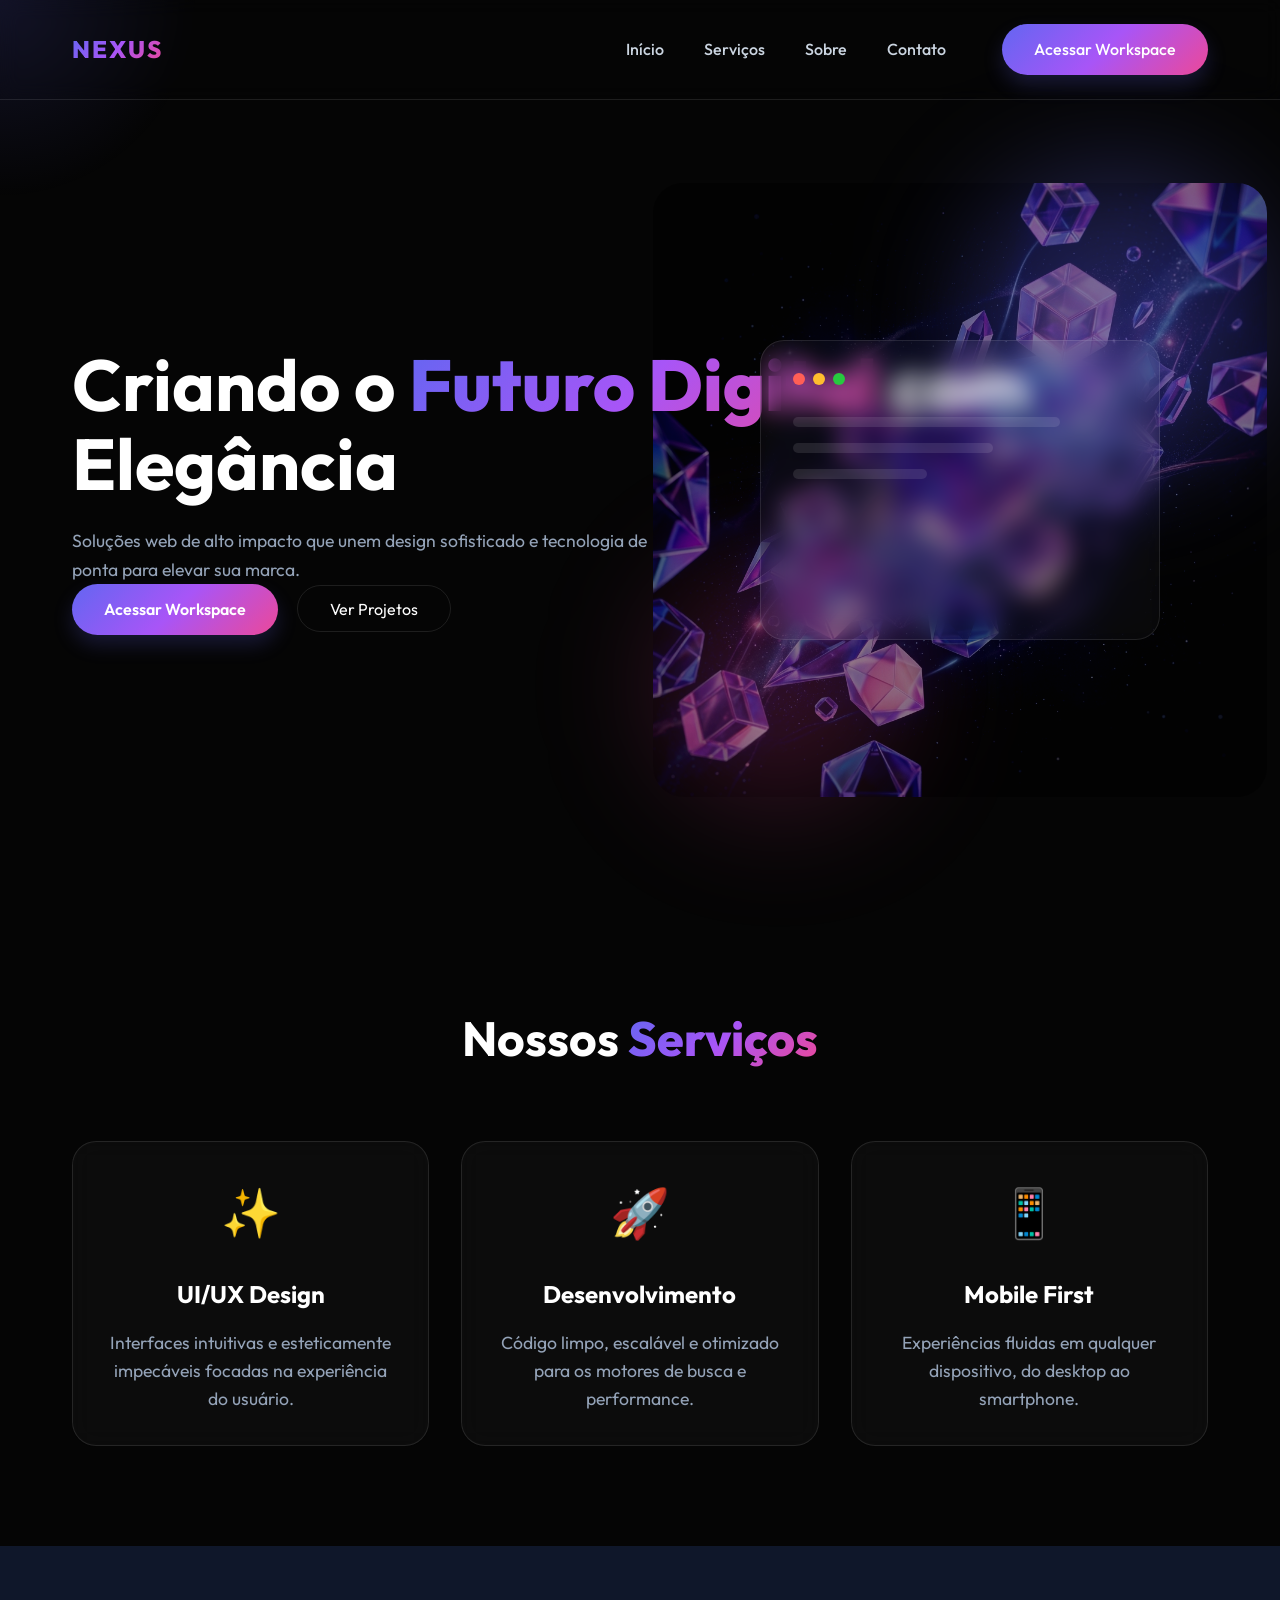
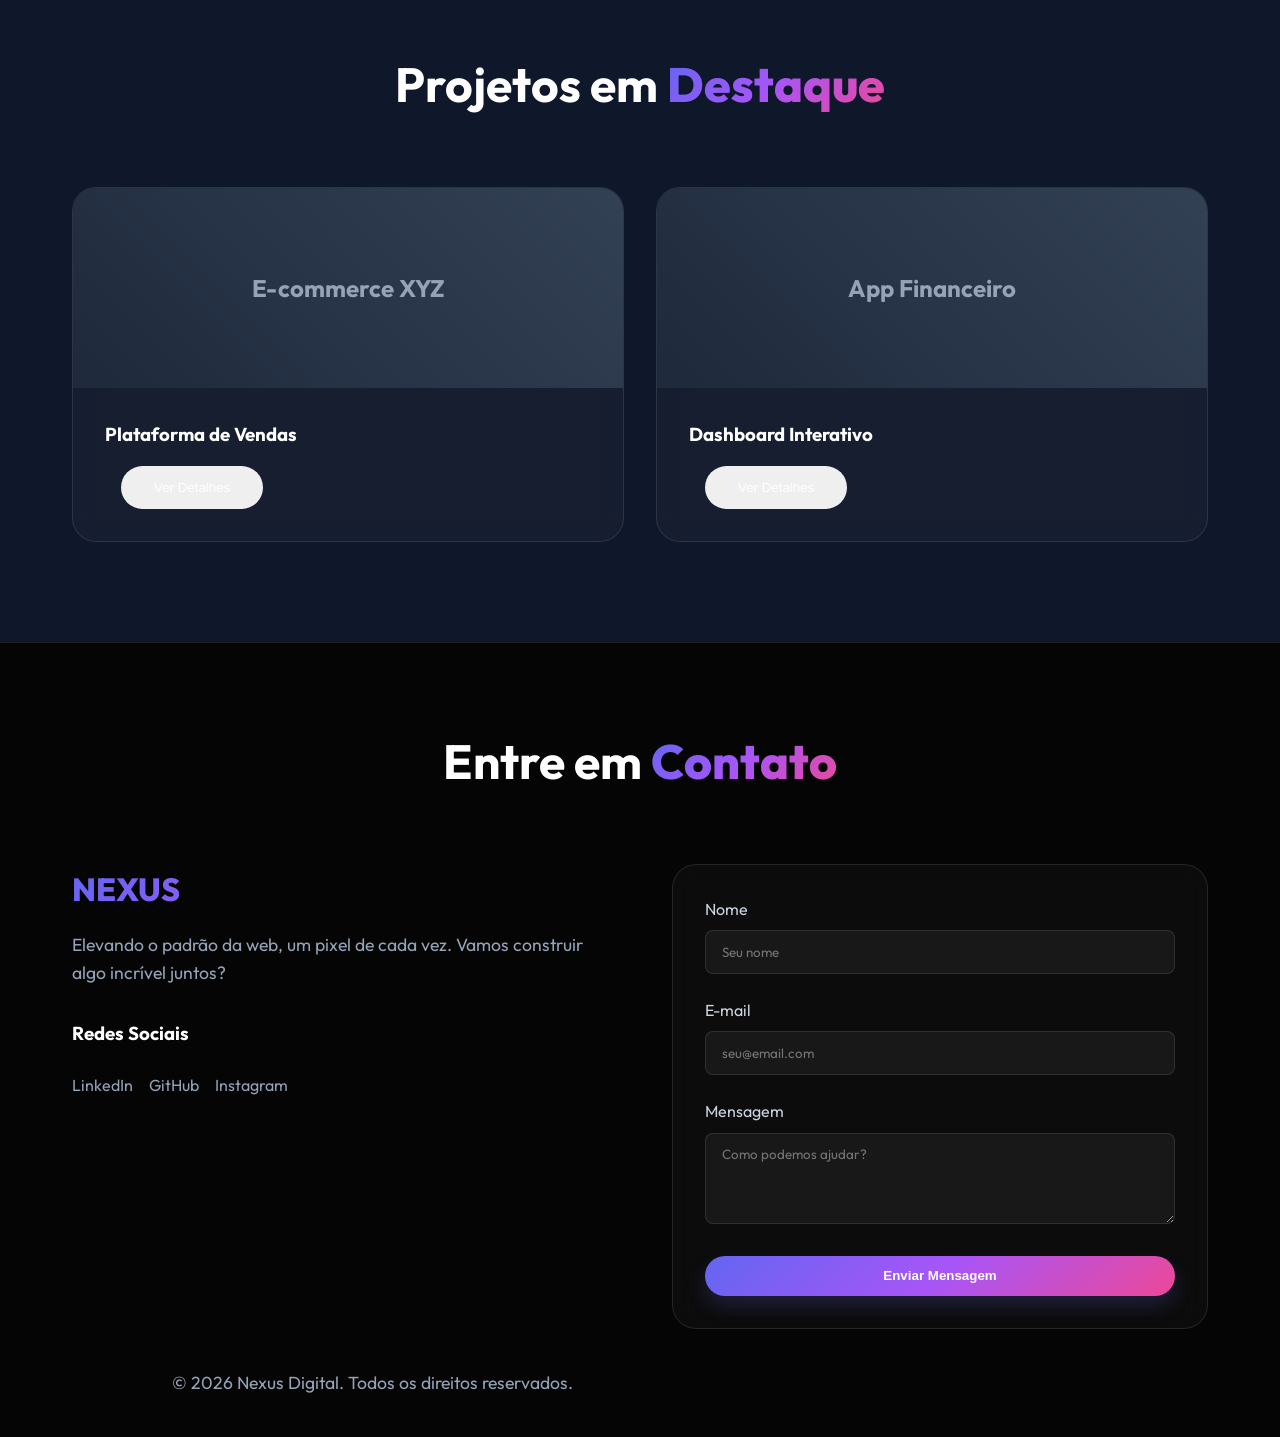
<file: index.html>
<!DOCTYPE html>
<html lang="pt-br">

<head>
    <meta charset="UTF-8">
    <meta name="viewport" content="width=device-width, initial-scale=1.0">
    <title>Inovação Digital | Portfolio Premium</title>
    <meta name="description"
        content="Transformando ideias em experiências digitais extraordinárias. Design moderno, performance e elegância.">

    <!-- Google Fonts -->
    <link rel="preconnect" href="https://fonts.googleapis.com">
    <link rel="preconnect" href="https://fonts.gstatic.com" crossorigin>
    <link href="https://fonts.googleapis.com/css2?family=Outfit:wght@300;400;600;800&display=swap" rel="stylesheet">

    <!-- CSS -->
    <link rel="stylesheet" href="style.css">
</head>

<body>
    <div class="cursor-blob"></div>

    <header id="main-header">
        <nav class="container">
            <div class="logo">
                <span class="gradient-text">NEXUS</span>
            </div>
            <ul class="nav-links">
                <li><a href="#home">Início</a></li>
                <li><a href="#services">Serviços</a></li>
                <li><a href="#about">Sobre</a></li>
                <li><a href="#contact">Contato</a></li>
                <li><a href="workspace.html" class="btn-primary" style="margin-left:1rem">Acessar Workspace</a></li>
            </ul>
            <div class="menu-toggle" id="mobile-menu-btn">
                <span></span>
                <span></span>
                <span></span>
            </div>
        </nav>
        <!-- Mobile Navigation Panel -->
        <div class="mobile-nav-panel" id="mobile-nav-panel">
            <ul class="mobile-nav-links">
                <li><a href="#home">Início</a></li>
                <li><a href="#services">Serviços</a></li>
                <li><a href="#portfolio">Portfólio</a></li>
                <li><a href="#about">Sobre</a></li>
                <li><a href="#contact">Contato</a></li>
                <li><a href="workspace.html" class="btn-primary" style="margin-top:1rem">Acessar Workspace</a></li>
            </ul>
        </div>
    </header>

    <main>
        <section id="home" class="hero">
            <div class="container hero-content">
                <h1 class="fade-up">Criando o <span class="gradient-text">Futuro Digital</span> com Elegância</h1>
                <p class="fade-up delay-1">Soluções web de alto impacto que unem design sofisticado e tecnologia de
                    ponta para elevar sua marca.</p>
                <div class="hero-btns fade-up delay-2">
                    <a href="workspace.html" class="btn-primary">Acessar Workspace</a>
                    <a href="#services" class="btn-secondary">Ver Projetos</a>
                </div>
            </div>
            <div class="hero-visual fade-in">
                <img src="hero-image.png" alt="Nexus Visual" class="floating-img">
                <div class="glass-card main-card">
                    <div class="card-header">
                        <div class="dot red"></div>
                        <div class="dot yellow"></div>
                        <div class="dot green"></div>
                    </div>
                    <div class="card-body">
                        <div class="skeleton-line long"></div>
                        <div class="skeleton-line medium"></div>
                        <div class="skeleton-line short"></div>
                    </div>
                </div>
                <div class="floating-element circle-1"></div>
                <div class="floating-element circle-2"></div>
            </div>
        </section>

        <section id="services" class="services">
            <div class="container">
                <h2 class="section-title fade-up">Nossos <span class="gradient-text">Serviços</span></h2>
                <div class="services-grid">
                    <div class="service-card glass-card fade-up delay-1">
                        <div class="icon">✨</div>
                        <h3>UI/UX Design</h3>
                        <p>Interfaces intuitivas e esteticamente impecáveis focadas na experiência do usuário.</p>
                    </div>
                    <div class="service-card glass-card fade-up delay-2">
                        <div class="icon">🚀</div>
                        <h3>Desenvolvimento</h3>
                        <p>Código limpo, escalável e otimizado para os motores de busca e performance.</p>
                    </div>
                    <div class="service-card glass-card fade-up delay-3">
                        <div class="icon">📱</div>
                        <h3>Mobile First</h3>
                        <p>Experiências fluidas em qualquer dispositivo, do desktop ao smartphone.</p>
                    </div>
                </div>
            </div>
        </section>

        <section id="portfolio" class="portfolio">
            <div class="container">
                <h2 class="section-title fade-up">Projetos em <span class="gradient-text">Destaque</span></h2>
                <div class="portfolio-grid">
                    <div class="portfolio-card glass-card fade-up delay-1" data-project="1">
                        <div class="portfolio-img-placeholder">E-commerce XYZ</div>
                        <div class="portfolio-info">
                            <h3>Plataforma de Vendas</h3>
                            <button class="btn-secondary open-modal-btn">Ver Detalhes</button>
                        </div>
                    </div>
                    <div class="portfolio-card glass-card fade-up delay-2" data-project="2">
                        <div class="portfolio-img-placeholder">App Financeiro</div>
                        <div class="portfolio-info">
                            <h3>Dashboard Interativo</h3>
                            <button class="btn-secondary open-modal-btn">Ver Detalhes</button>
                        </div>
                    </div>
                </div>
            </div>
        </section>

        <!-- Modal Structure -->
        <div id="project-modal" class="modal">
            <div class="modal-content glass-card">
                <span class="close-modal">&times;</span>
                <h2 id="modal-title" class="gradient-text">Título do Projeto</h2>
                <p id="modal-desc">Descrição completa do projeto e tecnologias utilizadas.</p>
                <div class="modal-tech-tags">
                    <span class="tag">HTML5</span>
                    <span class="tag">CSS3</span>
                    <span class="tag">JavaScript</span>
                </div>
                <a href="#" class="btn-primary" id="modal-link" style="margin-top: 1.5rem;">Visitar Projeto</a>
            </div>
        </div>
    </main>

    <footer id="contact">
        <div class="container">
            <h2 class="section-title fade-up">Entre em <span class="gradient-text">Contato</span></h2>
            <div class="footer-content">
                <div class="footer-info fade-up delay-1">
                    <h2 class="gradient-text">NEXUS</h2>
                    <p>Elevando o padrão da web, um pixel de cada vez. Vamos construir algo incrível juntos?</p>
                    <div class="footer-links" style="margin-top: 2rem;">
                        <h3>Redes Sociais</h3>
                        <ul style="display: flex; gap: 1rem; list-style: none; margin-top: 1rem;">
                            <li><a href="#" class="social-link">LinkedIn</a></li>
                            <li><a href="#" class="social-link">GitHub</a></li>
                            <li><a href="#" class="social-link">Instagram</a></li>
                        </ul>
                    </div>
                </div>
                <div class="footer-form fade-up delay-2">
                    <form id="contact-form" class="glass-card">
                        <div class="form-group">
                            <label for="name">Nome</label>
                            <input type="text" id="name" required placeholder="Seu nome">
                        </div>
                        <div class="form-group">
                            <label for="email">E-mail</label>
                            <input type="email" id="email" required placeholder="seu@email.com">
                        </div>
                        <div class="form-group">
                            <label for="message">Mensagem</label>
                            <textarea id="message" rows="4" required placeholder="Como podemos ajudar?"></textarea>
                        </div>
                        <button type="submit" class="btn-primary"
                            style="width: 100%; border: none; cursor: pointer;">Enviar Mensagem</button>
                    </form>
                    <div id="form-feedback"
                        style="display: none; margin-top: 1rem; color: #27c93f; text-align: center;">Mensagem enviada
                        com sucesso! Entraremos em contato em breve.</div>
                </div>
            </div>
            <div class="footer-bottom">
                <p>&copy; 2026 Nexus Digital. Todos os direitos reservados.</p>
            </div>
        </div>
    </footer>

    <script src="script.js"></script>
</body>

</html>
</file>
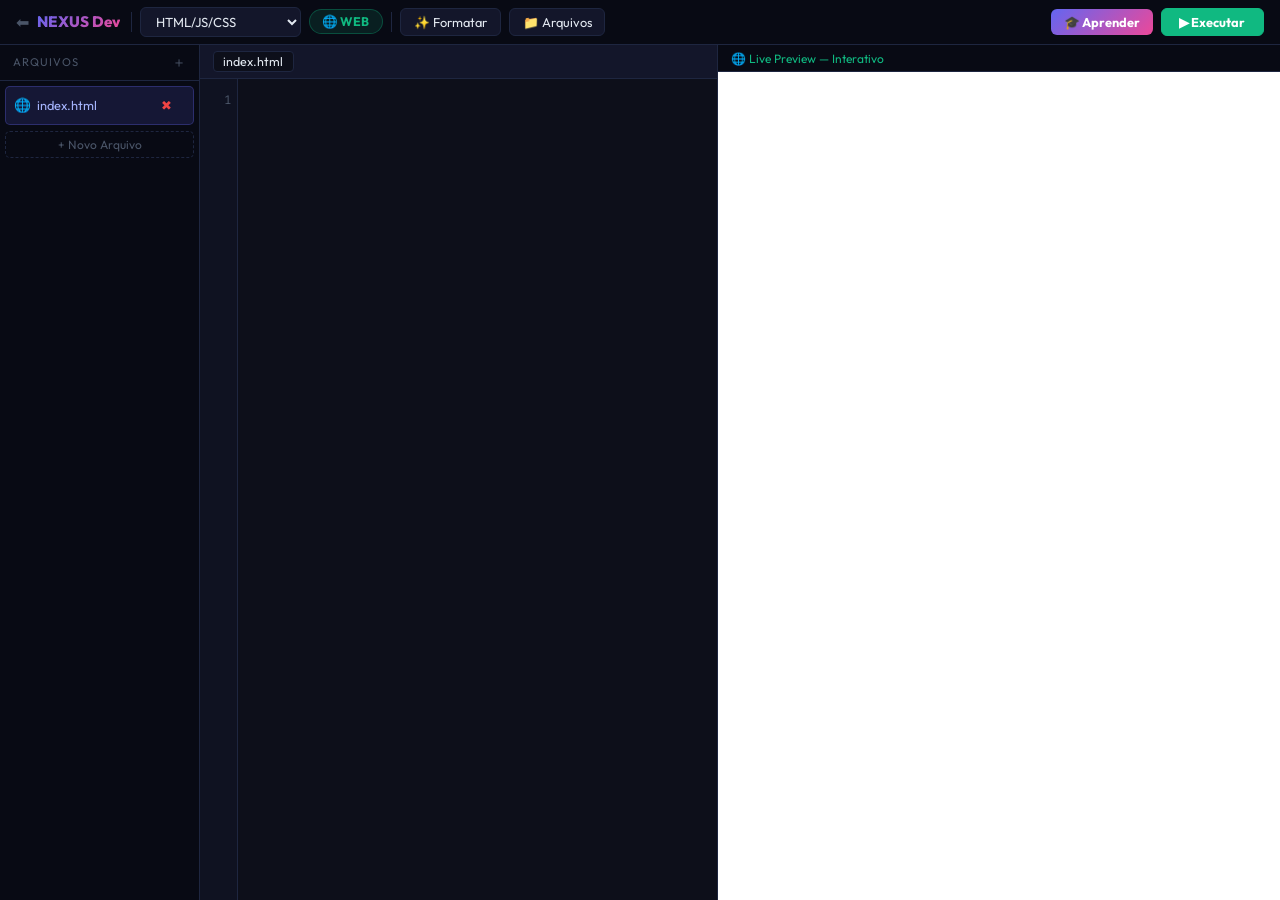
<file: code-workspace.html>
<!DOCTYPE html>
<html lang="pt-br">
<head>
<meta charset="UTF-8">
<title>NEXUS Dev | Polyglot IDE</title>
<link href="https://fonts.googleapis.com/css2?family=Outfit:wght@400;600;800&family=Fira+Code:wght@400;500&display=swap" rel="stylesheet">
<style>
:root{--bg:#0d0f1a;--bg2:#13162a;--bg3:#080a14;--panel:#0f1221;--accent:#6366f1;--green:#10b981;--red:#ef4444;--yellow:#f59e0b;--text:#e2e8f0;--muted:#4a5568;--border:#1e2640;--web-color:#10b981;--logic-color:#6366f1;--sim-color:#f59e0b}
*{margin:0;padding:0;box-sizing:border-box}
body{font-family:'Outfit',sans-serif;background:var(--bg);color:var(--text);height:100vh;display:flex;flex-direction:column;overflow:hidden}
/* TOPBAR */
.topbar{background:var(--bg3);border-bottom:1px solid var(--border);padding:.45rem 1rem;display:flex;align-items:center;gap:.5rem;flex-shrink:0;z-index:10}
.logo{font-weight:800;background:linear-gradient(135deg,#6366f1,#ec4899);-webkit-background-clip:text;-webkit-text-fill-color:transparent;font-size:.95rem;white-space:nowrap;margin-right:.2rem}
.env-badge{display:flex;align-items:center;gap:.4rem;padding:.25rem .8rem;border-radius:20px;font-size:.78rem;font-weight:700;border:1px solid;transition:.3s;cursor:default}
.env-web{background:rgba(16,185,129,.12);color:var(--web-color);border-color:rgba(16,185,129,.3)}
.env-logic{background:rgba(99,102,241,.12);color:var(--logic-color);border-color:rgba(99,102,241,.3)}
.env-sim{background:rgba(245,158,11,.12);color:var(--sim-color);border-color:rgba(245,158,11,.3)}
#lang-select{font-family:'Outfit',sans-serif;border-radius:6px;border:1px solid var(--border);background:var(--bg2);color:var(--text);cursor:pointer;outline:none;padding:.3rem .7rem;font-size:.82rem;max-width:200px}
#lang-select:focus{border-color:var(--accent)}
btn,button{font-family:'Outfit',sans-serif;border-radius:6px;border:1px solid var(--border);background:var(--bg2);color:var(--text);cursor:pointer;outline:none;padding:.3rem .8rem;font-size:.8rem;transition:.2s}
button:hover{border-color:var(--accent);color:var(--accent)}
.btn-run{background:var(--green);border-color:var(--green);color:#fff;font-weight:700;padding:.3rem 1.1rem}
.btn-run:hover{background:#059669;border-color:#059669;color:#fff}
.btn-learn{background:linear-gradient(135deg,#6366f1,#ec4899);border:none;color:#fff;font-weight:700}
.btn-learn:hover{opacity:.9;color:#fff}
.sp{flex:1}
.sep{width:1px;height:20px;background:var(--border);flex-shrink:0}
/* MAIN */
.main{display:flex;flex:1;overflow:hidden}
/* FILE TREE */
.filetree{width:200px;background:var(--bg3);border-right:1px solid var(--border);display:flex;flex-direction:column;flex-shrink:0;transition:.3s;overflow:hidden}
.filetree.collapsed{width:0;border:none}
.ft-head{padding:.5rem .8rem;font-size:.7rem;text-transform:uppercase;letter-spacing:1px;color:var(--muted);border-bottom:1px solid var(--border);display:flex;justify-content:space-between;align-items:center}
.ft-head button{background:none;border:none;color:var(--muted);cursor:pointer;font-size:.9rem;padding:0}
.ft-head button:hover{color:var(--text)}
.ft-list{flex:1;overflow-y:auto;padding:.3rem}
.ft-item{display:flex;align-items:center;gap:.4rem;padding:.35rem .5rem;border-radius:5px;cursor:pointer;font-size:.8rem;color:#94a3b8;border:1px solid transparent;transition:.15s;margin-bottom:.1rem}
.ft-item:hover{background:var(--bg2);color:var(--text)}
.ft-item.active{background:rgba(99,102,241,.15);border-color:rgba(99,102,241,.3);color:#a5b4fc}
.ft-icon{font-size:.85rem;flex-shrink:0}
.ft-new{width:100%;margin-top:.3rem;background:none;border:1px dashed var(--border);color:var(--muted);border-radius:5px;padding:.3rem;font-size:.75rem;cursor:pointer}
.ft-new:hover{border-color:var(--accent);color:var(--accent)}
/* EDITOR */
.ep{flex:1;display:flex;flex-direction:column;min-width:0;overflow:hidden}
.ehead{padding:.35rem .8rem;background:var(--bg2);border-bottom:1px solid var(--border);font-size:.78rem;display:flex;align-items:center;gap:.5rem;flex-shrink:0}
.ehead .ftab{padding:.15rem .6rem;border-radius:4px;cursor:pointer;color:var(--muted);border:1px solid transparent;font-size:.78rem;transition:.15s}
.ehead .ftab.active{background:var(--bg);color:var(--text);border-color:var(--border)}
.ehead .ftab:hover:not(.active){color:var(--text)}
.ewrap{flex:1;display:flex;overflow:hidden}
.lnum{width:38px;padding:.7rem .3rem;background:var(--panel);text-align:right;font-family:'Fira Code',monospace;color:var(--muted);font-size:12.5px;line-height:1.65;border-right:1px solid var(--border);overflow:hidden;user-select:none;flex-shrink:0}
.editor{flex:1;padding:.7rem .9rem;background:transparent;font-family:'Fira Code',monospace;font-size:13px;line-height:1.65;border:none;outline:none;resize:none;overflow:auto;white-space:pre;caret-color:#6366f1}
/* Editor theme colors per mode */
body.mode-web .editor{color:#86efac}
body.mode-logic .editor{color:#a5b4fc}
body.mode-sim .editor{color:#fcd34d}
/* OUTPUT */
.output{width:44%;background:var(--bg2);border-left:1px solid var(--border);display:flex;flex-direction:column;min-width:280px;flex-shrink:0;transition:.3s}
/* WEB: Live Preview pane */
.pv-pane{flex:1;display:flex;flex-direction:column;overflow:hidden}
.pv-bar{padding:.35rem .8rem;background:var(--bg3);border-bottom:1px solid var(--border);font-size:.75rem;color:var(--web-color);display:flex;align-items:center;gap:.5rem;flex-shrink:0}
iframe#pvf{flex:1;border:none;background:#fff}
/* LOGIC: Terminal pane */
.term-pane{flex:1;display:flex;flex-direction:column;overflow:hidden}
.term-bar{padding:.35rem .8rem;background:#040507;border-bottom:1px solid #0a0b12;font-size:.75rem;color:var(--green);display:flex;align-items:center;gap:.5rem;flex-shrink:0}
.term-dot{width:8px;height:8px;border-radius:50%;background:var(--green);animation:blink 1.2s ease infinite}
@keyframes blink{0%,100%{opacity:1}50%{opacity:.3}}
.term-body{flex:1;background:#030408;padding:.7rem;font-family:'Fira Code',monospace;font-size:13px;line-height:1.7;overflow-y:auto;display:flex;flex-direction:column}
.term-output{flex:1;overflow-y:auto}
.tl{margin-bottom:.1rem}.tl.stdout{color:#d4d4d4}.tl.err{color:#f87171}.tl.warn{color:var(--yellow)}.tl.sys{color:#475569}.tl.ok{color:var(--green)}
.term-input-row{display:flex;align-items:center;gap:.3rem;margin-top:.5rem;border-top:1px solid #0d0f1a;padding-top:.5rem}
.term-prompt{color:var(--green);font-size:13px;flex-shrink:0}
#term-in{flex:1;background:transparent;border:none;outline:none;font-family:'Fira Code',monospace;font-size:13px;color:#e2e8f0;caret-color:var(--green)}
/* SIM pane */
.sim-pane{flex:1;display:flex;flex-direction:column;overflow:hidden}
.sim-bar{padding:.35rem .8rem;background:#110c00;border-bottom:1px solid #2a1a00;font-size:.75rem;color:var(--yellow);flex-shrink:0}
.sim-body{flex:1;padding:.8rem;overflow-y:auto;display:flex;flex-direction:column;gap:.7rem;background:#0a0700}
.sim-note{font-size:.76rem;color:var(--yellow);background:rgba(245,158,11,.08);border:1px solid rgba(245,158,11,.2);border-radius:6px;padding:.5rem .7rem}
.sim-label{font-size:.68rem;text-transform:uppercase;letter-spacing:1px;color:var(--muted);margin-bottom:.25rem}
.sim-code{font-family:'Fira Code',monospace;font-size:12.5px;color:#fcd34d;white-space:pre-wrap;background:rgba(0,0,0,.4);padding:.7rem;border-radius:6px;border:1px solid #2a1a00;max-height:200px;overflow-y:auto}
.sim-out{background:#041008;border:1px solid rgba(16,185,129,.25);border-radius:6px;padding:.7rem;font-family:'Fira Code',monospace;font-size:13px;color:var(--green);white-space:pre-wrap}
/* Error badge */
.ebadge{background:var(--red);color:#fff;border-radius:10px;padding:0 5px;font-size:.7rem;display:none}
.ebadge.on{display:inline}
/* scrollbar */
::-webkit-scrollbar{width:4px;height:4px}
::-webkit-scrollbar-track{background:transparent}
::-webkit-scrollbar-thumb{background:var(--border);border-radius:2px}
::-webkit-scrollbar-thumb:hover{background:var(--muted)}
</style>
</head>
<body class="mode-web">
<!-- TOPBAR -->
<div class="topbar">
  <a href="workspace.html" style="text-decoration:none;color:var(--muted);font-size:1rem" title="Hub">⬅</a>
  <span class="logo">NEXUS Dev</span>
  <div class="sep"></div>
  <select id="lang-select" onchange="changeLang()"></select>
  <div class="env-badge env-web" id="env-badge">🌐 WEB</div>
  <div class="sep"></div>
  <button onclick="fmtCode()">✨ Formatar</button>
  <button onclick="toggleFT()">📁 Arquivos</button>
  <div class="sp"></div>
  <a href="learn-workspace.html" style="text-decoration:none"><button class="btn-learn">🎓 Aprender</button></a>
  <span class="ebadge" id="ebadge">0 erros</span>
  <button class="btn-run" onclick="runCode()" title="Ctrl+Enter">▶ Executar</button>
</div>
<!-- MAIN -->
<div class="main">
  <!-- FILE TREE -->
  <div class="filetree" id="ft">
    <div class="ft-head">
      <span>Arquivos</span>
      <button onclick="addFile()">＋</button>
    </div>
    <div class="ft-list" id="ftlist"></div>
  </div>
  <!-- EDITOR -->
  <div class="ep">
    <div class="ehead" id="etabs"></div>
    <div class="ewrap">
      <div class="lnum" id="lnum">1</div>
      <textarea class="editor" id="ed" spellcheck="false"
        oninput="onInput()" onkeydown="edKey(event)" onscroll="syncLN()"></textarea>
    </div>
  </div>
  <!-- OUTPUT -->
  <div class="output" id="output">
    <!-- WEB: Live Preview -->
    <div class="pv-pane" id="pv-pane">
      <div class="pv-bar">🌐 Live Preview — Interativo</div>
      <iframe id="pvf" sandbox="allow-scripts allow-modals allow-forms allow-same-origin"></iframe>
    </div>
    <!-- LOGIC: Terminal -->
    <div class="term-pane" id="term-pane" style="display:none">
      <div class="term-bar"><div class="term-dot"></div>Terminal — Execução Real</div>
      <div class="term-body">
        <div class="term-output" id="tout"></div>
        <div class="term-input-row">
          <span class="term-prompt">nexus@sandbox:~$</span>
          <input id="term-in" placeholder="..." onkeydown="termKey(event)">
        </div>
      </div>
    </div>
    <!-- SIM -->
    <div class="sim-pane" id="sim-pane" style="display:none">
      <div class="sim-bar">⚡ Modo Simulação — Linguagem Server-Side</div>
      <div class="sim-body">
        <div class="sim-note">Esta linguagem requer compilador/servidor. Exibindo saída simulada baseada no template.</div>
        <div><div class="sim-label">Seu Código</div><div class="sim-code" id="sc"></div></div>
        <div><div class="sim-label">Saída Esperada</div><div class="sim-out" id="so"></div></div>
      </div>
    </div>
  </div>
</div>
<script src="languages-data.js"></script>
<script>
// ── STATE ──────────────────────────────────────────────────────
const ed   = document.getElementById('ed');
const lnum = document.getElementById('lnum');
const tout = document.getElementById('tout');
let curLang = 'html-js';
let mode    = 'web'; // 'web' | 'logic' | 'sim'
let ecnt    = 0;

// Multi-file system
const files = {};   // name → {lang,content}
let   curFile = 'index.html';

// ── WEB LANG TYPES ─────────────────────────────────────────────
const WEB_RUNNERS   = ['web','babel-react','babel-ts','vue','tailwind','coffeescript'];
const LOGIC_RUNNERS = ['brython','opal','fengari','alasql','piston','delphi-compiler','abap-compiler','apex-compiler','scheme-compiler','cobol-compiler','c-compiler','cpp-compiler','java-compiler','csharp-compiler','rust-compiler','go-compiler'];
const SIM_RUNNER    = 'sim';

function getMode(runner){
  if(WEB_RUNNERS.includes(runner)) return 'web';
  if(LOGIC_RUNNERS.includes(runner)||runner==='alasql') return 'logic';
  return 'sim';
}

// ── BUILD SELECT ───────────────────────────────────────────────
(function(){
  const sel = document.getElementById('lang-select');
  const groups = {
    'Web / Frontend':   ['html-js','react','vue','tailwind','typescript','coffeescript','elm','dart'],
    'Scripting':        ['python','ruby','lua','perl','groovy','tcl','awk','bash','powershell'],
    'Sistemas':         ['c','cpp','go','rust','zig','nim','d','carbon','ada','pascal','fortran','cobol','assembly'],
    'JVM':              ['java','kotlin','scala','clojure'],
    '.NET':             ['csharp','fsharp','vbnet'],
    'PHP':              ['php'],
    'Mobile':           ['swift','objc'],
    'Funcionais':       ['haskell','erlang','elixir','lisp','scheme','prolog','ocaml','sml'],
    'Dados / IA':       ['r','julia','matlab','sql','sas'],
    'Legado / Outros':  ['delphi','abap','apex','vhdl','verilog']
  };
  for(const [g,keys] of Object.entries(groups)){
    const og = document.createElement('optgroup');
    og.label = g;
    keys.forEach(k=>{
      if(!LANGS[k]) return;
      const o = document.createElement('option');
      o.value = k; o.textContent = LANGS[k].name;
      og.appendChild(o);
    });
    sel.appendChild(og);
  }
})();

// ── CHANGE LANGUAGE ────────────────────────────────────────────
function changeLang(){
  curLang = document.getElementById('lang-select').value;
  const L = LANGS[curLang]; if(!L) return;
  mode = getMode(L.runner);

  // Clear existing files and reset file tree for new lang
  for (let key in files) delete files[key];
  
  const fname = 'main.'+L.ext;
  files[fname] = { lang: curLang, content: L.template || '' };
  
  switchFile(fname);
  renderFT();
  updateEnvBadge();
  updateOutput();
  runCode();
  ed.focus();
}

function updateEnvBadge(){
  const b = document.getElementById('env-badge');
  b.className = 'env-badge';
  if(mode==='web'){   b.classList.add('env-web');   b.textContent='🌐 WEB'; }
  else if(mode==='logic'){ b.classList.add('env-logic'); b.textContent='⬛ LÓGICA'; }
  else{               b.classList.add('env-sim');   b.textContent='⚡ SIMULAÇÃO'; }

  document.body.className = 'mode-'+mode;
}

function updateOutput(){
  document.getElementById('pv-pane').style.display   = mode==='web'   ? 'flex':'none';
  document.getElementById('term-pane').style.display = mode==='logic' ? 'flex':'none';
  document.getElementById('sim-pane').style.display  = mode==='sim'   ? 'flex':'none';
}

// ── FILE TREE ──────────────────────────────────────────────────
function renderFT(){
  const list = document.getElementById('ftlist');
  list.innerHTML='';
  const tabs = document.getElementById('etabs');
  tabs.innerHTML='';
  Object.keys(files).forEach(name=>{
    const ext = name.split('.').pop();
    const icons = {html:'🌐',js:'⚡',css:'🎨',ts:'💙',py:'🐍',rb:'💎',lua:'🌙',java:'☕',c:'⚙',cpp:'⚙',go:'🐹',rs:'🦀',sql:'🗄',sh:'📟',default:'📄'};
    const icon = icons[ext]||icons.default;
    const li = document.createElement('div');
    li.className = 'ft-item'+(name===curFile?' active':'');
    li.innerHTML=`<span class="ft-icon">${icon}</span><span style="flex:1; overflow:hidden; text-overflow:ellipsis;">${name}</span><button class="ft-del" data-name="${name}" title="Excluir" style="background:none; border:none; color:var(--red); cursor:pointer; font-size: 0.8rem;">✖</button>`;
    li.onclick = (e)=>{ 
      if(e.target.classList.contains('ft-del')){ 
        e.stopPropagation(); 
        deleteFile(name); 
      } else { 
        switchFile(name); 
      } 
    };
    list.appendChild(li);
    // Tab
    const tab = document.createElement('div');
    tab.className = 'ftab'+(name===curFile?' active':'');
    tab.textContent = name;
    tab.onclick = ()=>switchFile(name);
    tabs.appendChild(tab);
  });
  const nb = document.createElement('button');
  nb.className='ft-new'; nb.textContent='+ Novo Arquivo'; nb.onclick=addFile;
  list.appendChild(nb);
}

function deleteFile(name){
  if(!files[name]) return;
  if(Object.keys(files).length===1){ alert('Não é possível excluir o último arquivo do projeto.'); return; }
  delete files[name];
  if(curFile===name){ 
    const next = Object.keys(files)[0]; 
    switchFile(next); 
  } else {
    renderFT();
  }
}

function switchFile(name){
  if(curFile && files[curFile]) files[curFile].content=ed.value;
  curFile = name;
  if(files[name]){ ed.value=files[name].content; }
  updateLN(); renderFT();
}

function addFile(){
  const L = LANGS[curLang];
  const name = prompt(`Nome do arquivo (extensão sugerida: .${L.ext}):`);
  if(!name||files[name]) return;
  
  if(!name.includes('.')) {
    alert(`Por favor, inclua a extensão do arquivo (exemplo: arquivo.${L.ext})`);
    return;
  }
  
  files[name]={lang:curLang,content:''};
  switchFile(name); 
  renderFT();
  ed.focus();
}

function toggleFT(){
  document.getElementById('ft').classList.toggle('collapsed');
}

// ── EDITOR ─────────────────────────────────────────────────────
function updateLN(){
  const n = ed.value.split('\n').length;
  lnum.innerHTML = Array.from({length:n},(_,i)=>i+1).join('<br>');
}
function syncLN(){ lnum.scrollTop=ed.scrollTop; }
function onInput(){ updateLN(); if(files[curFile]) files[curFile].content=ed.value; }
function edKey(e){
  if(e.ctrlKey&&e.key==='Enter'){ e.preventDefault(); runCode(); return; }
  if(e.key==='Tab'){ e.preventDefault(); const s=ed.selectionStart,v=ed.value; ed.value=v.slice(0,s)+'  '+v.slice(ed.selectionEnd); ed.selectionStart=ed.selectionEnd=s+2; }
}

function fmtCode(){
  if(['html-js','react','vue','tailwind'].includes(curLang)){
    ed.value = ed.value.replace(/></g,'>\n<');
  }
  updateLN();
}

// ── TERMINAL HELPERS ───────────────────────────────────────────
function tPrint(text,cls='stdout'){
  const d=document.createElement('div');
  d.className='tl '+cls;
  d.textContent=text;
  tout.appendChild(d);
  tout.scrollTop=tout.scrollHeight;
}
function tClear(){ tout.innerHTML=''; }
function termKey(e){
  if(e.key==='Enter'){
    const v = document.getElementById('term-in').value;
    document.getElementById('term-in').value='';
    tPrint('$ '+v,'sys');
  }
}

// ── ERRORS ─────────────────────────────────────────────────────
function clearErrs(){ ecnt=0; document.getElementById('ebadge').classList.remove('on'); }
function addErr(msg){
  ecnt++;
  const b=document.getElementById('ebadge');
  b.textContent=ecnt+' erro'+(ecnt>1?'s':'');
  b.classList.add('on');
  tPrint('✗ ERRO: '+msg,'err');
}

async function runPiston(L, code) {
  const pMap = { 
    'assembly': 'nasm', 
    'vbnet': 'basic.net', 
    'csharp': 'csharp.net', 
    'fsharp': 'fsharp.net', 
    'r': 'rscript' 
  };
  const versionsMap = {
    'c': '10.2.0', 'cpp': '10.2.0', 'java': '15.0.2', 'csharp': '5.0.201',
    'go': '1.16.2', 'rust': '1.68.2', 'kotlin': '1.8.20', 'swift': '5.3.3',
    'php': '8.2.3', 'scala': '3.2.2', 'assembly': '2.15.5', 'zig': '0.10.1',
    'nim': '1.6.2', 'd': '10.2.0', 'pascal': '3.2.2', 'fortran': '10.2.0',
    'cobol': '3.1.2', 'r': '4.1.1', 'julia': '1.8.5', 'haskell': '9.0.1',
    'erlang': '23.0.0', 'elixir': '1.11.3', 'clojure': '1.10.3', 'fsharp': '5.0.201',
    'lisp': '2.1.2', 'prolog': '8.2.4', 'ocaml': '4.12.0', 'bash': '5.2.0',
    'powershell': '7.1.4', 'perl': '5.36.0', 'groovy': '3.0.7', 'awk': '5.1.0',
    'dart': '2.19.6', 'vbnet': '5.0.201'
  };

  const pLang = pMap[curLang] || curLang;
  const pVersion = versionsMap[curLang] || "*";
  
  const abortController = new AbortController();
  const timeoutId = setTimeout(() => abortController.abort(), 10000); // 10 seconds timeout
  
  try {
    let filename = 'main.' + L.ext;
    if (curLang === 'java') filename = 'Main.java';

    const res = await fetch('https://emkc.org/api/v2/piston/execute', {
      method: 'POST',
      headers: { 'Content-Type': 'application/json' },
      body: JSON.stringify({
        language: pLang,
        version: pVersion,
        files: [{ name: filename, content: code }]
      }),
      signal: abortController.signal
    });
    
    clearTimeout(timeoutId);
    
    if (!res.ok) {
        tPrint(`✗ Erro na API do Piston (Status ${res.status}).`, 'err');
        tPrint('⚠ Usando saída simulada baseada no template...', 'warn');
        tPrint('--- SAÍDA SIMULADA ---', 'sys');
        tPrint(L.simOut || 'Sem simulação disponível.', 'stdout');
        return;
    }
    
    const data = await res.json();
    if(data.message) {
      tPrint('⚠ Esta linguagem não possui compilador remoto.', 'warn');
      tPrint('--- SAÍDA SIMULADA ---', 'sys');
      tPrint(L.simOut || 'Sem simulação.', 'stdout');
      return;
    }
    if(data.compile && data.compile.stderr) tPrint('✗ COMPILAÇÃO:\n' + data.compile.stderr, 'err');
    if(data.run) {
      if(data.run.stdout) tPrint(data.run.stdout, 'stdout');
      if(data.run.stderr) tPrint(data.run.stderr, 'err');
      if(data.run.code !== 0) tPrint('Finalizado (código ' + data.run.code + ')', 'warn');
      else tPrint('Execução finalizada.', 'ok');
    }
  } catch(e) {
    clearTimeout(timeoutId);
    if(e.name === 'AbortError') {
      tPrint('✗ Execução cancelada por tempo limite (timeout).', 'err');
    } else {
      tPrint('✗ Falha na conexão com o contêiner de compilação.', 'err');
    }
    tPrint('⚠ Usando saída simulada baseada no template...', 'warn');
    tPrint('--- SAÍDA SIMULADA ---', 'sys');
    tPrint(L.simOut || 'Sem simulação disponível.', 'stdout');
  }
}

function runCode(){
  const L = LANGS[curLang]; if(!L) return;
  const code = ed.value;
  clearErrs();
  updateOutput();

  if(mode==='sim'){
    document.getElementById('sc').textContent = code;
    document.getElementById('so').textContent = L.simOut||'(sem saída simulada)';
    return;
  }

  if(mode==='logic'){
    tClear();
    tPrint('Executando '+L.name+'...','sys');
  }

  if(L.runner === 'piston') {
    runPiston(L, code);
    return;
  }

  const cdnList = L.cdn||RUNNER_CDN[L.runner]||[];
  const headCDN = cdnList.map(u=>`<script src="${u}"><\/script>`).join('\n');

  const interceptor = `<script>
const P=window.parent;
['log','warn','error','info'].forEach(m=>{
  const o=console[m];
  console[m]=function(...a){P.postMessage({t:'con',m,a:a.map(String)},'*');o.apply(console,a);};
});
window.onerror=function(msg,s,l,c,e){P.postMessage({t:'err',msg,l},'*');return false;};
<\/script>`;

  let body='<body>',content=code;
  const r=L.runner;

  if(r==='babel-react'){
    if(!code.includes('type="text/babel"'))
      content=`<div id="root"></div><script type="text/babel">\n${code}\n<\/script>`;
  } else if(r==='babel-ts'){
    if(!code.includes('type="text/babel"'))
      content=`<script type="text/babel" data-presets="typescript">\n${code}\n<\/script>`;
  } else if(r==='vue'){
    // wrap if needed
  } else if(r==='brython'){
    body='<body onload="brython()">';
    content=`<script type="text/python">
from browser import console as _c
import sys
class _R:
    def write(self,d):
        if d.strip(): _c.log(d)
    def flush(self):pass
sys.stdout=_R();sys.stderr=_R()
${code}
<\/script>`;
  } else if(r==='opal'){
    content=`<script>Opal.load('opal');Opal.load('opal-parser');Opal.eval(\`${code.replace(/`/g,'\\`')}\`);<\/script>`;
  } else if(r==='fengari'){
    content=`<script>
window.addEventListener('load', () => {
  try {
    if (typeof fengari !== 'undefined') {
      const lua = fengari.lua;
      const lauxlib = fengari.lauxlib;
      const lualib = fengari.lualib;
      const L = lauxlib.luaL_newstate();
      lualib.luaL_openlibs(L);
      
      const luaWrapper = \`
        local js = require "js"
        local console = js.global.console
        _G.print = function(...)
          local args = {...}
          local str = {}
          for i = 1, select('#', ...) do
            table.insert(str, tostring(select(i, ...)))
          end
          console:log(table.concat(str, "   "))
        end
      \`;
      
      lauxlib.luaL_dostring(L, fengari.to_luastring(luaWrapper));
      
      const userCode = \`${code.replace(/`/g,'\\`').replace(/\\/g,'\\\\')}\`;
      const status = lauxlib.luaL_dostring(L, fengari.to_luastring(userCode));
      if (status !== 0) {
        const err = lua.lua_tostring(L, -1);
        console.error(fengari.to_jsstring(err));
      }
    } else {
      console.error("Erro: Fengari (Lua VM) não foi carregado.");
    }
  } catch (e) {
    console.error("Erro ao executar Lua: " + e.message);
  }
});
<\/script>`;
  } else if(r==='coffeescript'){
    content=`<script>eval(CoffeeScript.compile(\`${code.replace(/`/g,'\\`')}\`));<\/script>`;
  } else if(r==='alasql'){
    const safe=code.replace(/`/g,'\\`');
    content=`<script>var ss=\`${safe}\`.split(';').map(s=>s.trim()).filter(s=>s&&!s.startsWith('--'));
ss.forEach(s=>{try{var r=alasql(s+';');if(Array.isArray(r)&&r.length)console.log(JSON.stringify(r,null,2));}catch(e){console.error(e.message);}});<\/script>`;
  } else if(r==='scheme-compiler'){
    content=`<script>
var biwa = new BiwaScheme.Interpreter(function(e){ console.error(e.message); });
biwa.evaluate(\`${code.replace(/`/g,'\\`')}\`);
<\/script>`;
  } else if(r==='delphi-compiler'){
    content=`<script>
let jsCode = \`${code.replace(/`/g,'\\`')}\`
  .replace(/program\\s+\\w+;/gi, '')
  .replace(/var\\s+[\\w\\s,:]+;/gi, '')
  .replace(/begin/gi, '{')
  .replace(/end\\./gi, '}')
  .replace(/Writeln\\((.*?)\\);/gi, 'console.log($1);')
  .replace(/Write\\((.*?)\\);/gi, 'console.log($1);')
  .replace(/for\\s+(\\w+)\\s*:=\\s*(\\d+)\\s+to\\s+(\\d+)\\s+do/gi, 'for(let $1=$2; $1<=$3; $1++)')
  .replace(/\\'/g, '"');
try { eval(jsCode); } catch(e) { console.error('Erro Delphi: ' + e.message); }
<\/script>`;
  } else if(r==='abap-compiler'){
    content=`<script>
let jsCode = \`${code.replace(/`/g,'\\`')}\`
  .replace(/REPORT\\s+\\w+\\./gi, '')
  .replace(/DATA:\\s+(\\w+)\\s+TYPE\\s+\\w+\\./gi, 'let $1 = "";')
  .replace(/(\\w+)\\s*=\\s*'(.*?)'\\./gi, '$1 = "$2";')
  .replace(/WRITE:\\s*'(.*?)'\\./gi, 'console.log("$1");')
  .replace(/WRITE:\\s*'(.*?)',\\s*(\\w+)\\./gi, 'console.log("$1 " + $2);')
  .replace(/NEW-LINE\\./gi, '');
try { eval(jsCode); } catch(e) { console.error('Erro ABAP: ' + e.message); }
<\/script>`;
  } else if(r==='apex-compiler'){
    content=`<script>
let jsCode = \`${code.replace(/`/g,'\\`')}\`
  .replace(/public\\s+class\\s+\\w+\\s*\\{/gi, '{')
  .replace(/public\\s+static\\s+void\\s+main\\(\\)\\s*\\{/gi, '{')
  .replace(/System\\.debug\\((.*?)\\);/gi, 'console.log($1);')
  .replace(/String\\s+(\\w+)/gi, 'let $1');
try { eval(jsCode); } catch(e) { console.error('Erro Apex: ' + e.message); }
<\/script>`;

  }

  // Combine all files for web builds
  let extraCSS='',extraJS='';
  if(mode==='web'){
    Object.entries(files).forEach(([n,f])=>{
      if(n===curFile)return;
      if(n.endsWith('.css')) extraCSS+=f.content+'\n';
      if(n.endsWith('.js'))  extraJS+=f.content+'\n';
    });
  }

  let html = '';
  if (mode === 'web' && r === 'web' && (code.toLowerCase().includes('<html') || code.toLowerCase().includes('<!doctype'))) {
    let userHtml = code;
    // Inject head components
    if(userHtml.toLowerCase().includes('</head>')) {
      userHtml = userHtml.replace(/<\/head>/i, `${headCDN}<style>${extraCSS}</style>${interceptor}</head>`);
    } else {
      userHtml = `${headCDN}<style>${extraCSS}</style>${interceptor}\n` + userHtml;
    }
    // Inject body components
    if(userHtml.toLowerCase().includes('</body>')) {
      userHtml = userHtml.replace(/<\/body>/i, `<script>${extraJS}<\/script></body>`);
    } else {
      userHtml += `<script>${extraJS}<\/script>`;
    }
    html = userHtml;
  } else {
    html = `<!DOCTYPE html><html><head><meta charset="UTF-8">${headCDN}<style>${extraCSS}</style>${interceptor}</head>${body}${content}<script>${extraJS}<\/script></body></html>`;
  }

  if(mode==='web'){
    document.getElementById('pvf').src=URL.createObjectURL(new Blob([html],{type:'text/html'}));
  } else {
    const f=document.getElementById('pvf');
    f.src=URL.createObjectURL(new Blob([html],{type:'text/html'}));
  }

  window.onmessage=e=>{
    const d=e.data;
    if(d.t==='con'){
      if(mode==='logic'){ tPrint(d.a.join(' '), d.m==='error'?'err':d.m==='warn'?'warn':'stdout'); }
      if(d.m==='error') addErr(d.a.join(' '));
    } else if(d.t==='err'){
      addErr(d.msg+' (linha '+d.l+')');
      if(mode==='logic') tPrint('✗ '+d.msg,'err');
    }
  };
}

// ── INIT ───────────────────────────────────────────────────────
(function(){
  const L=LANGS[curLang];
  files['index.html']={lang:'html-js',content:L.template};
  switchFile('index.html');
  renderFT();
  updateEnvBadge();
  updateOutput();
  runCode();
})();
</script>
</body>
</html>
</file>
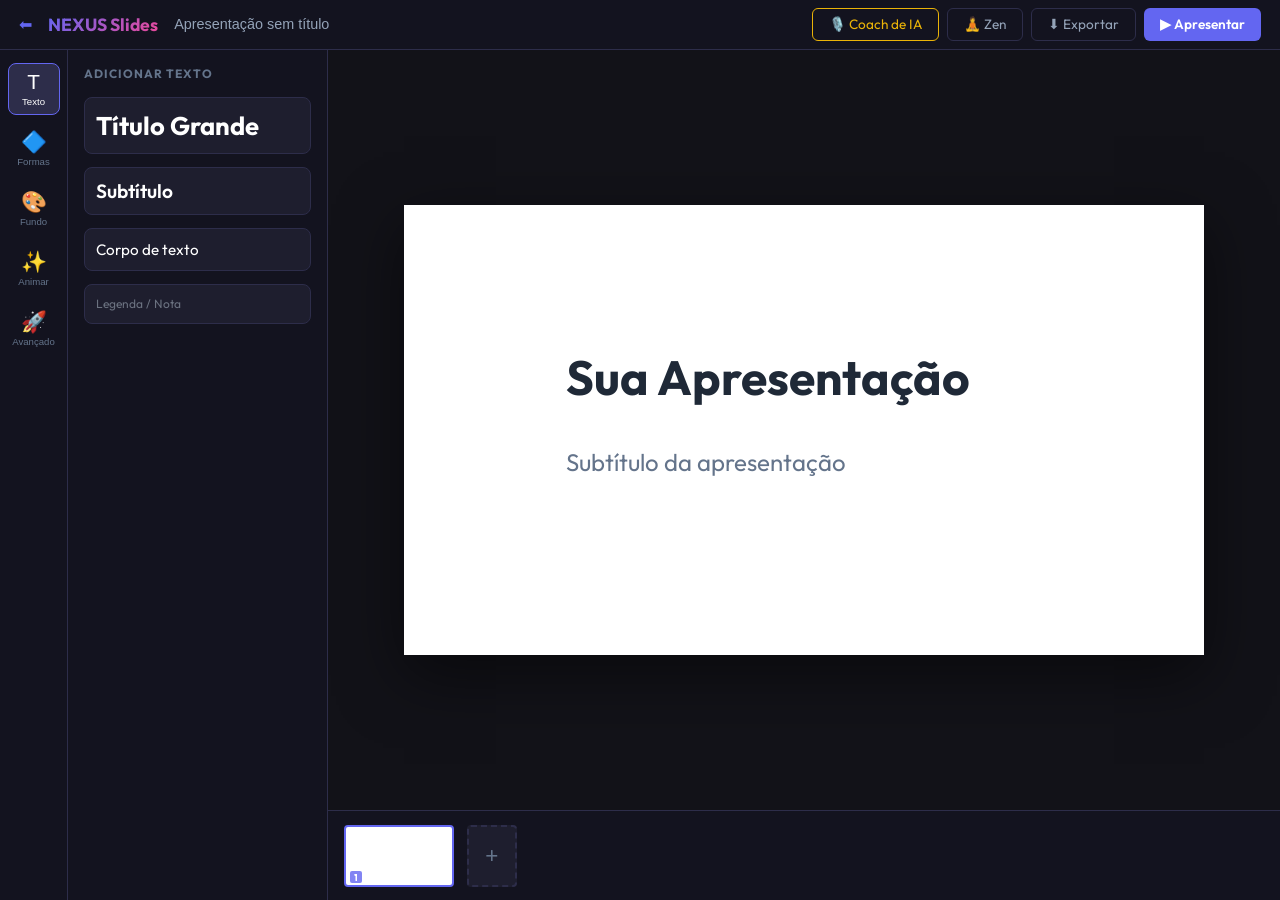
<file: slide-workspace.html>
<!DOCTYPE html>
<html lang="pt-br">
<head>
<meta charset="UTF-8">
<title>Slides Pro | NEXUS</title>
<link href="https://fonts.googleapis.com/css2?family=Outfit:wght@400;700&family=Inter:wght@400;600&family=Playfair+Display:wght@700&family=Montserrat:wght@400;700&family=Poppins:wght@400;600&family=Roboto:wght@400;700&family=Open+Sans:wght@400;700&family=Lora:ital,wght@0,400;0,700;1,400&family=Oswald:wght@400;700&display=swap" rel="stylesheet">
<style>
*{margin:0;padding:0;box-sizing:border-box}
body{font-family:'Outfit',sans-serif;background:#1e1e2e;color:#fff;height:100vh;display:flex;flex-direction:column;overflow:hidden;user-select:none}
/* TOPBAR */
.topbar{background:#13131f;border-bottom:1px solid #2d2d4a;padding:.5rem 1.2rem;display:flex;align-items:center;justify-content:space-between;gap:1rem;z-index:100}
.topbar-logo{font-weight:700;font-size:1.1rem;background:linear-gradient(135deg,#6366f1,#ec4899);-webkit-background-clip:text;-webkit-text-fill-color:transparent}
.topbar input{background:transparent;border:none;color:#94a3b8;font-size:.9rem;outline:none;width:200px}
.btn{background:#6366f1;color:#fff;border:none;padding:.4rem 1rem;border-radius:6px;cursor:pointer;font-family:inherit;font-size:.85rem;font-weight:600;transition:.2s}
.btn:hover{background:#4f46e5}
.btn-ghost{background:transparent;color:#94a3b8;border:1px solid #2d2d4a;padding:.4rem 1rem;border-radius:6px;cursor:pointer;font-family:inherit;font-size:.85rem;transition:.2s}
.btn-ghost:hover{background:#2d2d4a;color:#fff}

/* CONTEXT TOOLBAR (Estilo Imagem 1) */
.ctx-bar{background:#ffffff;border:1px solid #e5e7eb;border-radius:12px;padding:.5rem 1rem;display:none;align-items:center;gap:.4rem;box-shadow:0 4px 12px rgba(0,0,0,.1);position:absolute;top:70px;left:50%;transform:translateX(-50%);z-index:99;flex-wrap:nowrap}
.ctx-bar.show{display:flex}
.ctx-bar select{background:#fff;color:#333;border:1px solid #d1d5db;border-radius:4px;padding:.3rem .5rem;font-family:inherit;font-size:.9rem;outline:none}
.ctx-bar .size-ctrl {display:flex;align-items:center;border:1px solid #d1d5db;border-radius:4px;overflow:hidden;background:#fff;}
.ctx-bar .size-ctrl button {background:transparent;border:none;padding:0.3rem 0.6rem;cursor:pointer;color:#333;}
.ctx-bar .size-ctrl button:hover {background:#f3f4f6;}
.ctx-bar input[type=number]{background:#fff;color:#333;border:none;border-left:1px solid #d1d5db;border-right:1px solid #d1d5db;padding:.3rem 0;font-family:inherit;font-size:.9rem;width:45px;text-align:center;outline:none;border-radius:0}
.ctx-bar input[type=color]{width:24px;height:24px;border:none;border-radius:4px;cursor:pointer;padding:0}
.ctx-sep{width:1px;height:24px;background:#e5e7eb;margin:0 .2rem}
.ctx-btn{background:transparent;border:none;color:#374151;padding:.4rem;border-radius:4px;cursor:pointer;font-size:1.1rem;font-family:inherit;display:flex;align-items:center;justify-content:center;transition:.2s}
.ctx-btn:hover{background:#f3f4f6;color:#000}
.ctx-txt-btn{font-size:.9rem;font-weight:500;padding:.4rem .6rem;}
.ctx-txt-btn:hover{background:#f3f4f6;color:#000}
.color-picker-wrap {position:relative;display:flex;flex-direction:column;align-items:center;}
.color-picker-wrap::after {content:'';width:100%;height:3px;background:linear-gradient(90deg,red,orange,yellow,green,blue,indigo,violet);position:absolute;bottom:0;}

/* MAIN BODY */
.editor-body{display:flex;flex:1;overflow:hidden}

/* SIDEBAR */
.sidebar{width:68px;background:#13131f;border-right:1px solid #2d2d4a;display:flex;flex-direction:column;align-items:center;padding:.8rem 0;gap:.5rem}
.sb-btn{width:52px;height:52px;background:transparent;border:1px solid transparent;border-radius:8px;cursor:pointer;display:flex;flex-direction:column;align-items:center;justify-content:center;gap:2px;color:#64748b;font-size:.6rem;transition:.2s}
.sb-btn:hover,.sb-btn.active{background:#2d2d4a;border-color:#6366f1;color:#fff}
.sb-btn .ic{font-size:1.3rem}

/* PANEL */
.panel{width:260px;background:#13131f;border-right:1px solid #2d2d4a;padding:1rem;overflow-y:auto;display:none;flex-direction:column;gap:.8rem}
.panel.open{display:flex}
.panel h4{font-size:.75rem;text-transform:uppercase;letter-spacing:1px;color:#64748b;margin-bottom:.2rem}

/* Text panel */
.txt-add-btn{background:#1e1e2e;border:1px solid #2d2d4a;color:#fff;padding:.7rem;border-radius:8px;cursor:pointer;font-family:inherit;text-align:left;transition:.2s;width:100%}
.txt-add-btn:hover{border-color:#6366f1;background:#16162a}

/* Shapes */
.shapes-grid{display:grid;grid-template-columns:repeat(3,1fr);gap:.5rem}
.shape-item{aspect-ratio:1;background:#1e1e2e;border:1px solid #2d2d4a;border-radius:8px;cursor:pointer;display:flex;align-items:center;justify-content:center;transition:.2s;font-size:1.5rem}
.shape-item:hover{border-color:#6366f1;background:#16162a}

/* Color palettes */
.palette-row{display:flex;gap:.4rem;margin-bottom:.4rem}
.pal-btn{flex:1;height:28px;border:none;border-radius:4px;cursor:pointer;transition:transform .2s}
.pal-btn:hover{transform:scale(1.1)}
.color-grid{display:grid;grid-template-columns:repeat(6,1fr);gap:.3rem}
.c-dot{width:100%;aspect-ratio:1;border-radius:4px;cursor:pointer;border:2px solid transparent;transition:.2s}
.c-dot:hover{transform:scale(1.15);border-color:#fff}

/* Anim panel */
.anim-target{font-size:.75rem;background:#16162a;border:1px solid #6366f1;padding:.4rem .8rem;border-radius:20px;color:#a5b4fc;margin-bottom:.5rem;text-align:center}
.anim-list{display:flex;flex-direction:column;gap:.4rem}
.anim-btn{background:#1e1e2e;border:1px solid #2d2d4a;color:#94a3b8;padding:.6rem;border-radius:8px;cursor:pointer;font-family:inherit;font-size:.85rem;display:flex;align-items:center;gap:.6rem;transition:.2s}
.anim-btn:hover{border-color:#6366f1;color:#fff}
.anim-btn.active{border-color:#6366f1;background:#1a1a38;color:#a5b4fc}

/* CANVAS AREA */
.canvas-area{flex:1;display:flex;flex-direction:column;background:#121218}
.canvas-wrap{flex:1;display:flex;align-items:center;justify-content:center;overflow:auto;padding:2rem}
.slide{width:800px;height:450px;background:#fff;position:relative;overflow:hidden;box-shadow:0 20px 60px rgba(0,0,0,.5);transition:background .3s}

/* ELEMENT ON SLIDE */
.el{position:absolute;cursor:move;border:2px solid transparent;min-width:40px;min-height:30px}
.el:hover{border:2px dashed #6366f1}
.el.sel{border:2px solid #6366f1 !important}
.el-inner{width:100%;height:100%;overflow:hidden;outline:none;word-wrap:break-word;white-space:pre-wrap}
/* Resize handles */
.el.sel .rh{display:block}
.rh{display:none;position:absolute;width:10px;height:10px;background:#6366f1;border:2px solid #fff;border-radius:50%;z-index:20}
.rh.nw{top:-5px;left:-5px;cursor:nw-resize}
.rh.ne{top:-5px;right:-5px;cursor:ne-resize}
.rh.sw{bottom:-5px;left:-5px;cursor:sw-resize}
.rh.se{bottom:-5px;right:-5px;cursor:se-resize}
.rh.n{top:-5px;left:50%;transform:translateX(-50%);cursor:n-resize}
.rh.s{bottom:-5px;left:50%;transform:translateX(-50%);cursor:s-resize}
.rh.e{right:-5px;top:50%;transform:translateY(-50%);cursor:e-resize}
.rh.w{left:-5px;top:50%;transform:translateY(-50%);cursor:w-resize}

/* Shapes on slide */
.shape-el{position:absolute;cursor:move;border:2px solid transparent}
.shape-el:hover{border:2px dashed #6366f1}
.shape-el.sel{border:2px solid #6366f1}
.shape-el.sel .rh{display:block}

/* TIMELINE */
.timeline{height:90px;background:#13131f;border-top:1px solid #2d2d4a;display:flex;align-items:center;gap:.8rem;padding:0 1rem;overflow-x:auto}
.sl-thumb{width:110px;height:62px;border:2px solid #2d2d4a;border-radius:4px;cursor:pointer;flex-shrink:0;position:relative;background:#fff;display:flex;align-items:center;justify-content:center;font-size:.7rem;color:#64748b;transition:.2s;overflow:hidden}
.sl-thumb.active{border-color:#6366f1}
.sl-thumb .sl-num{position:absolute;bottom:2px;left:4px;font-size:.6rem;font-weight:700;background:rgba(99,102,241,.8);color:#fff;padding:0 4px;border-radius:2px}
.sl-del{position:absolute;top:2px;right:2px;background:rgba(239,68,68,.8);color:#fff;border:none;border-radius:2px;width:14px;height:14px;font-size:.6rem;cursor:pointer;display:none;align-items:center;justify-content:center;z-index:5}
.sl-thumb:hover .sl-del{display:flex}
.add-sl{width:50px;height:62px;background:#1e1e2e;border:2px dashed #2d2d4a;border-radius:4px;cursor:pointer;color:#64748b;font-size:1.4rem;display:flex;align-items:center;justify-content:center;flex-shrink:0;transition:.2s}
.add-sl:hover{border-color:#6366f1;color:#a5b4fc}

/* PRESENTATION */
#pres{display:none;position:fixed;inset:0;background:#000;z-index:9999;flex-direction:column;align-items:center;justify-content:center}
#pres.show{display:flex}
#pres-slide{background:#fff;position:relative;overflow:hidden}
.pres-ctrl{position:fixed;bottom:2rem;left:50%;transform:translateX(-50%);display:flex;gap:1rem;align-items:center;background:rgba(0,0,0,.6);padding:.5rem 1rem;border-radius:20px;backdrop-filter:blur(10px)}
.pres-ctrl button{background:transparent;border:1px solid rgba(255,255,255,.3);color:#fff;padding:.4rem .8rem;border-radius:4px;cursor:pointer;font-size:.85rem}
.pres-ctrl button:hover{background:rgba(255,255,255,.1)}
#pres-counter{color:#94a3b8;font-size:.85rem}

/* Animations */
@keyframes aFade{from{opacity:0}to{opacity:1}}
@keyframes aUp{from{opacity:0;transform:translateY(60px)}to{opacity:1;transform:translateY(0)}}
@keyframes aDown{from{opacity:0;transform:translateY(-60px)}to{opacity:1;transform:translateY(0)}}
@keyframes aLeft{from{opacity:0;transform:translateX(100px)}to{opacity:1;transform:translateX(0)}}
@keyframes aRight{from{opacity:0;transform:translateX(-100px)}to{opacity:1;transform:translateX(0)}}
@keyframes aZoom{from{opacity:0;transform:scale(.3)}to{opacity:1;transform:scale(1)}}
@keyframes aBounce{0%,20%,50%,80%,100%{transform:translateY(0)}40%{transform:translateY(-25px)}60%{transform:translateY(-12px)}}
@keyframes aSpin{from{opacity:0;transform:rotate(-180deg)scale(.5)}to{opacity:1;transform:rotate(0)scale(1)}}
@keyframes aPulse{0%,100%{transform:scale(1)}50%{transform:scale(1.08)}}
.a-fade{animation:aFade 0.7s ease forwards}
.a-up{animation:aUp 0.7s ease forwards}
.a-down{animation:aDown 0.7s ease forwards}
.a-left{animation:aLeft 0.7s ease forwards}
.a-right{animation:aRight 0.7s ease forwards}
.a-zoom{animation:aZoom 0.7s cubic-bezier(.34,1.56,.64,1) forwards}
.a-bounce{animation:aBounce 1s ease forwards}
.a-spin{animation:aSpin 0.7s cubic-bezier(.34,1.56,.64,1) forwards}
.a-pulse{animation:aPulse 1s ease infinite}
</style>
</head>
<body>

<!-- TOP BAR -->
<div class="topbar">
  <div style="display:flex;align-items:center;gap:1rem">
    <a href="workspace.html" style="text-decoration:none;color:#6366f1">⬅</a>
    <span class="topbar-logo">NEXUS Slides</span>
    <input id="pres-title" value="Apresentação sem título" />
  </div>
  <div style="display:flex;gap:.5rem">
    <button class="btn-ghost" id="coachBtn" onclick="toggleCoach()" title="Treinador de Oratória com IA" style="color:#eab308;border-color:#eab308">🎙️ Coach de IA</button>
    <button class="btn-ghost" onclick="toggleZen()">🧘 Zen</button>
    <button class="btn-ghost" onclick="exportHTML()">⬇ Exportar</button>
    <button class="btn" onclick="startPresentation()">▶ Apresentar</button>
  </div>
</div>

<!-- CONTEXT TOOLBAR -->
<div class="ctx-bar" id="ctxBar">
  <select id="ctxFont" onchange="applyStyle('fontFamily',this.value)" style="width: 140px; border:1px solid #d1d5db;">
    <optgroup label="Sans Serif (Modernas e Sem Serifa)">
        <option value="Arial">Arial</option>
        <option value="Arimo">Arimo</option>
        <option value="Cabin">Cabin</option>
        <option value="'DM Sans'">DM Sans</option>
        <option value="Futura">Futura</option>
        <option value="'Gill Sans'">Gill Sans</option>
        <option value="Heebo">Heebo</option>
        <option value="Helvetica">Helvetica</option>
        <option value="Inter">Inter</option>
        <option value="Karla">Karla</option>
        <option value="Lato">Lato</option>
        <option value="Manrope">Manrope</option>
        <option value="Montserrat">Montserrat</option>
        <option value="Muli">Muli</option>
        <option value="'Noto Sans'">Noto Sans</option>
        <option value="Nunito">Nunito</option>
        <option value="'Open Sans'">Open Sans</option>
        <option value="Oswald">Oswald</option>
        <option value="Outfit" selected>Outfit</option>
        <option value="Poppins">Poppins</option>
        <option value="'PT Sans'">PT Sans</option>
        <option value="'Public Sans'">Public Sans</option>
        <option value="Quicksand">Quicksand</option>
        <option value="Raleway">Raleway</option>
        <option value="Roboto">Roboto</option>
        <option value="Tahoma">Tahoma</option>
        <option value="'Titillium Web'">Titillium Web</option>
        <option value="'Trebuchet MS'">Trebuchet MS</option>
        <option value="Ubuntu">Ubuntu</option>
        <option value="Verdana">Verdana</option>
        <option value="'Work Sans'">Work Sans</option>
    </optgroup>
    <optgroup label="Serif (Clássicas e Com Serifa)">
        <option value="Arvo">Arvo</option>
        <option value="Baskerville">Baskerville</option>
        <option value="Bitter">Bitter</option>
        <option value="Bodoni">Bodoni</option>
        <option value="Bookman">Bookman</option>
        <option value="Cardo">Cardo</option>
        <option value="Caslon">Caslon</option>
        <option value="'Crimson Text'">Crimson Text</option>
        <option value="Didot">Didot</option>
        <option value="Domine">Domine</option>
        <option value="'EB Garamond'">EB Garamond</option>
        <option value="Garamond">Garamond</option>
        <option value="Georgia">Georgia</option>
        <option value="'Goudy Old Style'">Goudy Old Style</option>
        <option value="'Josefin Serif'">Josefin Serif</option>
        <option value="'Libre Baskerville'">Libre Baskerville</option>
        <option value="Lora">Lora</option>
        <option value="Merriweather">Merriweather</option>
        <option value="Minion">Minion</option>
        <option value="Neuton">Neuton</option>
        <option value="'Noto Serif'">Noto Serif</option>
        <option value="Palatino">Palatino</option>
        <option value="'Playfair Display'">Playfair Display</option>
        <option value="'PT Serif'">PT Serif</option>
        <option value="Rokkitt">Rokkitt</option>
        <option value="Sabon">Sabon</option>
        <option value="'Times New Roman'">Times New Roman</option>
        <option value="Tinos">Tinos</option>
        <option value="Vollkorn">Vollkorn</option>
        <option value="'Zilla Slab'">Zilla Slab</option>
    </optgroup>
    <optgroup label="Monospace (Espaçamento Fixo)">
        <option value="'Anonymous Pro'">Anonymous Pro</option>
        <option value="Consolas">Consolas</option>
        <option value="'Courier New'">Courier New</option>
        <option value="'Courier Prime'">Courier Prime</option>
        <option value="'Fira Code'">Fira Code</option>
        <option value="'IBM Plex Mono'">IBM Plex Mono</option>
        <option value="Inconsolata">Inconsolata</option>
        <option value="'JetBrains Mono'">JetBrains Mono</option>
        <option value="'Lucida Console'">Lucida Console</option>
        <option value="Monaco">Monaco</option>
        <option value="'Roboto Mono'">Roboto Mono</option>
        <option value="'Source Code Pro'">Source Code Pro</option>
        <option value="'Space Mono'">Space Mono</option>
        <option value="'Ubuntu Mono'">Ubuntu Mono</option>
        <option value="VT323">VT323</option>
    </optgroup>
    <optgroup label="Display e Decorativas (Diferentes)">
        <option value="'Abril Fatface'">Abril Fatface</option>
        <option value="'Amatic SC'">Amatic SC</option>
        <option value="Bangers">Bangers</option>
        <option value="'Bebas Neue'">Bebas Neue</option>
        <option value="Bungee">Bungee</option>
        <option value="Chewy">Chewy</option>
        <option value="Cinzel">Cinzel</option>
        <option value="Comfortaa">Comfortaa</option>
        <option value="'Faster One'">Faster One</option>
        <option value="'Fredoka One'">Fredoka One</option>
        <option value="'Glass Antiqua'">Glass Antiqua</option>
        <option value="'Indie Flower'">Indie Flower</option>
        <option value="'Kelly Slab'">Kelly Slab</option>
        <option value="Lobster">Lobster</option>
        <option value="'Luckiest Guy'">Luckiest Guy</option>
        <option value="Megrim">Megrim</option>
        <option value="Monoton">Monoton</option>
        <option value="Orbitron">Orbitron</option>
        <option value="Pacifico">Pacifico</option>
        <option value="'Permanent Marker'">Permanent Marker</option>
        <option value="'Press Start 2P'">Press Start 2P</option>
        <option value="Righteous">Righteous</option>
        <option value="Satisfy">Satisfy</option>
        <option value="'Shadows Into Light'">Shadows Into Light</option>
        <option value="'Special Elite'">Special Elite</option>
    </optgroup>
    <optgroup label="Script e Cursivas (Manuscritas)">
        <option value="'Alex Brush'">Alex Brush</option>
        <option value="Allura">Allura</option>
        <option value="Arizonia">Arizonia</option>
        <option value="'Berkshire Swash'">Berkshire Swash</option>
        <option value="Cookie">Cookie</option>
        <option value="'Dancing Script'">Dancing Script</option>
        <option value="'Great Vibes'">Great Vibes</option>
        <option value="'Kaushan Script'">Kaushan Script</option>
        <option value="Parisienne">Parisienne</option>
        <option value="'Petit Formal Script'">Petit Formal Script</option>
        <option value="'Pinyon Script'">Pinyon Script</option>
        <option value="Rochester">Rochester</option>
        <option value="Sacramento">Sacramento</option>
        <option value="Tangerine">Tangerine</option>
        <option value="Yellowtail">Yellowtail</option>
    </optgroup>
  </select>

  <div class="size-ctrl">
    <button onclick="changeFontSize(-2)">−</button>
    <input type="number" id="ctxSize" value="24" min="8" max="200" onchange="applyStyle('fontSize',this.value+'px')">
    <button onclick="changeFontSize(2)">+</button>
  </div>

  <div class="color-picker-wrap" title="Cor do texto">
    <span style="font-weight:bold;font-size:1.1rem;position:absolute;pointer-events:none;">A</span>
    <input type="color" id="ctxColor" value="#1f2937" onchange="applyColorToSelection(this.value)" style="opacity:0;width:24px;height:24px;cursor:pointer;">
  </div>

  <button class="ctx-btn" id="btnB" onclick="execFmt('bold')" style="font-weight:bold;">B</button>
  <button class="ctx-btn" id="btnI" onclick="execFmt('italic')" style="font-style:italic;font-family:serif;">I</button>
  <button class="ctx-btn" id="btnU" onclick="execFmt('underline')" style="text-decoration:underline;">U</button>
  <button class="ctx-btn" onclick="execFmt('createLink')" title="Link">🔗</button>
  <button class="ctx-btn" onclick="applyStyle('textTransform','uppercase')" title="Maiúsculas">aA</button>

  <div class="ctx-sep"></div>

  <button class="ctx-btn" onclick="execFmt('justifyLeft')" title="Esquerda">⫷</button>
  <button class="ctx-btn" onclick="execFmt('insertUnorderedList')" title="Lista">⋮≡</button>
  <button class="ctx-btn" onclick="applyStyle('lineHeight','1.5')" title="Espaçamento">↕</button>

  <div class="ctx-sep"></div>

  <label title="Cor de Fundo/Transparência" style="display:flex;align-items:center;cursor:pointer;">
    <span style="font-size:1.1rem;">🏁</span>
    <input type="color" id="ctxBgColor" value="#ffffff" onchange="applyStyle('backgroundColor',this.value)" style="width:0;height:0;opacity:0;padding:0;border:none;">
  </label>

  <div class="ctx-sep"></div>

  <button class="ctx-btn ctx-txt-btn" onclick="openPanel('anim', document.getElementById('sb-anim'))">Efeitos</button>
  <button class="ctx-btn ctx-txt-btn" onclick="openPanel('anim', document.getElementById('sb-anim'))">Animar</button>
  <button class="ctx-btn ctx-txt-btn" onclick="bringFwd()">Posição</button>

  <div class="ctx-sep"></div>

  <button class="ctx-btn" onclick="dupEl()" title="Clonar/Format Painter">🖌</button>
  <button class="ctx-btn" style="color:#ef4444;" onclick="delEl()" title="Excluir">🗑</button>
</div>

<!-- EDITOR BODY -->
<div class="editor-body">

  <!-- SIDEBAR -->
  <div class="sidebar">
    <button class="sb-btn active" id="sb-text" onclick="openPanel('text',this)"><span class="ic">T</span>Texto</button>
    <button class="sb-btn" id="sb-shapes" onclick="openPanel('shapes',this)"><span class="ic">🔷</span>Formas</button>
    <button class="sb-btn" id="sb-bg" onclick="openPanel('bg',this)"><span class="ic">🎨</span>Fundo</button>
    <button class="sb-btn" id="sb-anim" onclick="openPanel('anim',this)"><span class="ic">✨</span>Animar</button>
    <button class="sb-btn" id="sb-interactive" onclick="openPanel('interactive',this)"><span class="ic">🚀</span>Avançado</button>
  </div>

  <!-- PANELS -->
  <div class="panel open" id="panel-text">
    <h4>Adicionar Texto</h4>
    <button class="txt-add-btn" style="font-size:1.6rem;font-weight:700" onclick="addText('Título',48,'bold')">Título Grande</button>
    <button class="txt-add-btn" style="font-size:1.2rem;font-weight:600" onclick="addText('Subtítulo',32,'600')">Subtítulo</button>
    <button class="txt-add-btn" style="font-size:.95rem" onclick="addText('Corpo do texto...',18,'400')">Corpo de texto</button>
    <button class="txt-add-btn" style="font-size:.75rem;color:#6b7280" onclick="addText('Legenda ou nota de rodapé',12,'400')">Legenda / Nota</button>
  </div>

  <div class="panel" id="panel-shapes">
    <h4>Formas Geométricas</h4>
    <div class="shapes-grid">
      <div class="shape-item" title="Retângulo" onclick="addShape('rect')">▬</div>
      <div class="shape-item" title="Círculo" onclick="addShape('circle')">⬤</div>
      <div class="shape-item" title="Triângulo" onclick="addShape('triangle')">▲</div>
      <div class="shape-item" title="Losango" onclick="addShape('diamond')">◆</div>
      <div class="shape-item" title="Estrela" onclick="addShape('star')">★</div>
      <div class="shape-item" title="Seta Direita" onclick="addShape('arrow-r')">➡</div>
      <div class="shape-item" title="Linha" onclick="addShape('line')">—</div>
      <div class="shape-item" title="Balão de Fala" onclick="addShape('speech')">💬</div>
      <div class="shape-item" title="Hexágono" onclick="addShape('hex')">⬡</div>
    </div>
    <h4 style="margin-top:.5rem">Ícones Rápidos</h4>
    <div class="shapes-grid">
      <div class="shape-item" onclick="addEmoji('🚀')">🚀</div>
      <div class="shape-item" onclick="addEmoji('💡')">💡</div>
      <div class="shape-item" onclick="addEmoji('✅')">✅</div>
      <div class="shape-item" onclick="addEmoji('📊')">📊</div>
      <div class="shape-item" onclick="addEmoji('🌟')">🌟</div>
      <div class="shape-item" onclick="addEmoji('⚡')">⚡</div>
    </div>
    <h4 style="margin-top:.5rem">Imagem</h4>
    <!-- Upload de arquivo -->
    <label id="imgUploadLabel" style="display:flex;flex-direction:column;align-items:center;justify-content:center;gap:.4rem;background:#1e1e2e;border:2px dashed #2d2d4a;border-radius:8px;padding:1rem;cursor:pointer;color:#64748b;font-size:.8rem;text-align:center;transition:.2s" onmouseenter="this.style.borderColor='#6366f1'" onmouseleave="this.style.borderColor='#2d2d4a'">
      <span style="font-size:1.8rem">🖼️</span>
      <span>Clique para enviar imagem<br><span style="font-size:.7rem;color:#4b5563">ou Cole (Ctrl+V) no slide</span></span>
      <input type="file" accept="image/*" style="display:none" onchange="addImageFromFile(this)">
    </label>
  </div>

  <div class="panel" id="panel-bg">
    <h4>Paletas de Cor (Psicologia)</h4>
    <div>
      <div style="font-size:.75rem;color:#94a3b8;margin-bottom:.3rem">🔵 Confiança & Profissional</div>
      <div class="palette-row">
        <button class="pal-btn" style="background:#1e40af" onclick="setSlideBg('#1e40af')"></button>
        <button class="pal-btn" style="background:#2563eb" onclick="setSlideBg('#2563eb')"></button>
        <button class="pal-btn" style="background:#3b82f6" onclick="setSlideBg('#3b82f6')"></button>
        <button class="pal-btn" style="background:#dbeafe" onclick="setSlideBg('#dbeafe')"></button>
      </div>
      <div style="font-size:.75rem;color:#94a3b8;margin-bottom:.3rem">🟣 Criatividade & Inovação</div>
      <div class="palette-row">
        <button class="pal-btn" style="background:#4f46e5" onclick="setSlideBg('#4f46e5')"></button>
        <button class="pal-btn" style="background:#7c3aed" onclick="setSlideBg('#7c3aed')"></button>
        <button class="pal-btn" style="background:#ec4899" onclick="setSlideBg('#ec4899')"></button>
        <button class="pal-btn" style="background:linear-gradient(135deg,#6366f1,#ec4899)" onclick="setSlideBg('linear-gradient(135deg,#6366f1,#ec4899)')"></button>
      </div>
      <div style="font-size:.75rem;color:#94a3b8;margin-bottom:.3rem">🟢 Crescimento & Sustentabilidade</div>
      <div class="palette-row">
        <button class="pal-btn" style="background:#065f46" onclick="setSlideBg('#065f46')"></button>
        <button class="pal-btn" style="background:#10b981" onclick="setSlideBg('#10b981')"></button>
        <button class="pal-btn" style="background:#d1fae5" onclick="setSlideBg('#d1fae5')"></button>
        <button class="pal-btn" style="background:linear-gradient(135deg,#065f46,#10b981)" onclick="setSlideBg('linear-gradient(135deg,#065f46,#10b981)')"></button>
      </div>
      <div style="font-size:.75rem;color:#94a3b8;margin-bottom:.3rem">⚫ Seriedade & Elegância</div>
      <div class="palette-row">
        <button class="pal-btn" style="background:#000" onclick="setSlideBg('#000')"></button>
        <button class="pal-btn" style="background:#111827" onclick="setSlideBg('#111827')"></button>
        <button class="pal-btn" style="background:#374151" onclick="setSlideBg('#374151')"></button>
        <button class="pal-btn" style="background:#fff;border:1px solid #2d2d4a" onclick="setSlideBg('#fff')"></button>
      </div>
    </div>
    <h4 style="margin-top:.5rem">Cor Personalizada</h4>
    <input type="color" id="customBg" value="#ffffff" onchange="setSlideBg(this.value)" style="width:100%;height:36px;border:none;border-radius:6px;cursor:pointer">
  </div>

  <div class="panel" id="panel-anim">
    <h4>Animações</h4>
    <div class="anim-target" id="animTarget">Alvo: Slide Inteiro</div>
    <div class="anim-list">
      <button class="anim-btn active" data-anim="none" onclick="setAnim('none',this)">⬜ Nenhuma</button>
      <button class="anim-btn" data-anim="a-fade" onclick="setAnim('a-fade',this)">🌫 Surgir (Fade)</button>
      <button class="anim-btn" data-anim="a-up" onclick="setAnim('a-up',this)">⬆ Subir</button>
      <button class="anim-btn" data-anim="a-down" onclick="setAnim('a-down',this)">⬇ Descer</button>
      <button class="anim-btn" data-anim="a-left" onclick="setAnim('a-left',this)">◀ Da Direita</button>
      <button class="anim-btn" data-anim="a-right" onclick="setAnim('a-right',this)">▶ Da Esquerda</button>
      <button class="anim-btn" data-anim="a-zoom" onclick="setAnim('a-zoom',this)">🔍 Zoom In</button>
      <button class="anim-btn" data-anim="a-bounce" onclick="setAnim('a-bounce',this)">🏀 Pular</button>
      <button class="anim-btn" data-anim="a-spin" onclick="setAnim('a-spin',this)">🌀 Girar</button>
      <button class="anim-btn" data-anim="a-pulse" onclick="setAnim('a-pulse',this)">💓 Pulsar</button>
    </div>
    <button class="btn-ghost" style="margin-top:1rem;width:100%" onclick="testAnim()">▶ Testar</button>
  </div>

  <div class="panel" id="panel-interactive">
    <h4>Recursos Avançados</h4>
    
    <div style="font-size:.75rem;color:#94a3b8;margin-bottom:.3rem;margin-top:.5rem">Navegação e Lógica</div>
    <button class="txt-add-btn" style="display:flex;align-items:center;gap:.5rem" onclick="addActionButton()">
      <span style="font-size:1.2rem">🔀</span> Botão de Pulo (Branching)
    </button>
    <button class="txt-add-btn" style="display:flex;align-items:center;gap:.5rem;margin-top:.5rem" onclick="addInputForm()">
      <span style="font-size:1.2rem">📝</span> Campo de Input (Forms)
    </button>

    <div style="font-size:.75rem;color:#94a3b8;margin-bottom:.3rem;margin-top:1rem">Mídia e Realidade</div>
    <button class="txt-add-btn" style="display:flex;align-items:center;gap:.5rem" onclick="addWebcam()">
      <span style="font-size:1.2rem">📷</span> Câmera ao Vivo (Streamer)
    </button>
    <button class="txt-add-btn" style="display:flex;align-items:center;gap:.5rem;margin-top:.5rem" onclick="add3DModel()">
      <span style="font-size:1.2rem">🧊</span> Modelo 3D Interativo
    </button>

    <div style="font-size:.75rem;color:#94a3b8;margin-bottom:.3rem;margin-top:1rem">Documentação Viva</div>
    <button class="txt-add-btn" style="display:flex;align-items:center;gap:.5rem;background:#fef08a;color:#854d0e;border-color:#eab308" onclick="addPostIt()">
      <span style="font-size:1.2rem">📌</span> Comentário / Post-it
    </button>
    <button class="btn" style="margin-top:1rem;width:100%;font-size:.8rem" onclick="generateWiki()">📄 Gerar Wiki via IA</button>
  </div>

  <!-- CANVAS AREA -->
  <div class="canvas-area">
    <div class="canvas-wrap" id="canvasWrap">
      <div class="slide" id="slide"></div>
    </div>
    <!-- TIMELINE -->
    <div class="timeline" id="timeline">
      <button class="add-sl" onclick="addSlide()" title="Novo Slide">+</button>
    </div>
  </div>
</div>

<!-- PRESENTATION OVERLAY -->
<div id="pres">
  <!-- Mapa de Calor / GPS Mode -->
  <div id="gps-map" style="position:absolute;top:20px;left:20px;background:rgba(0,0,0,0.7);padding:10px;border-radius:10px;display:none;gap:5px;flex-wrap:wrap;max-width:200px;z-index:10000"></div>
  
  <div id="pres-slide"></div>
  <div class="pres-ctrl">
    <button onclick="toggleGPS()" title="Mapa de Calor de Navegação">🗺️</button>
    <button onclick="prevSlide()">◀</button>
    <span id="pres-counter">1 / 1</span>
    <button onclick="nextSlide()">▶</button>
    <button onclick="stopPres()" style="border-color:#f87171;color:#f87171">✕ Sair</button>
  </div>

  <!-- Coach Overlay -->
  <div id="coach-overlay" style="position:absolute;top:20px;right:20px;background:rgba(0,0,0,0.8);color:#fff;padding:15px;border-radius:10px;border:1px solid #eab308;display:none;width:300px;z-index:10000;font-family:'Inter',sans-serif">
    <h3 style="color:#eab308;margin-bottom:10px;font-size:1rem;display:flex;align-items:center;gap:5px">🎙️ IA Coach Ativa</h3>
    <div style="font-size:0.85rem;margin-bottom:5px">Ritmo: <span id="coach-speed" style="font-weight:bold;color:#10b981">Excelente</span></div>
    <div style="font-size:0.85rem;margin-bottom:10px">Vícios de linguagem: <span id="coach-fillers" style="font-weight:bold;color:#ef4444">0</span></div>
    <div id="coach-feedback" style="font-size:0.8rem;color:#94a3b8;font-style:italic">"Lembre-se de pausar após este slide para impacto dramático."</div>
  </div>
</div>

<script src="slide-editor.js"></script>
</body>
</html>
</file>
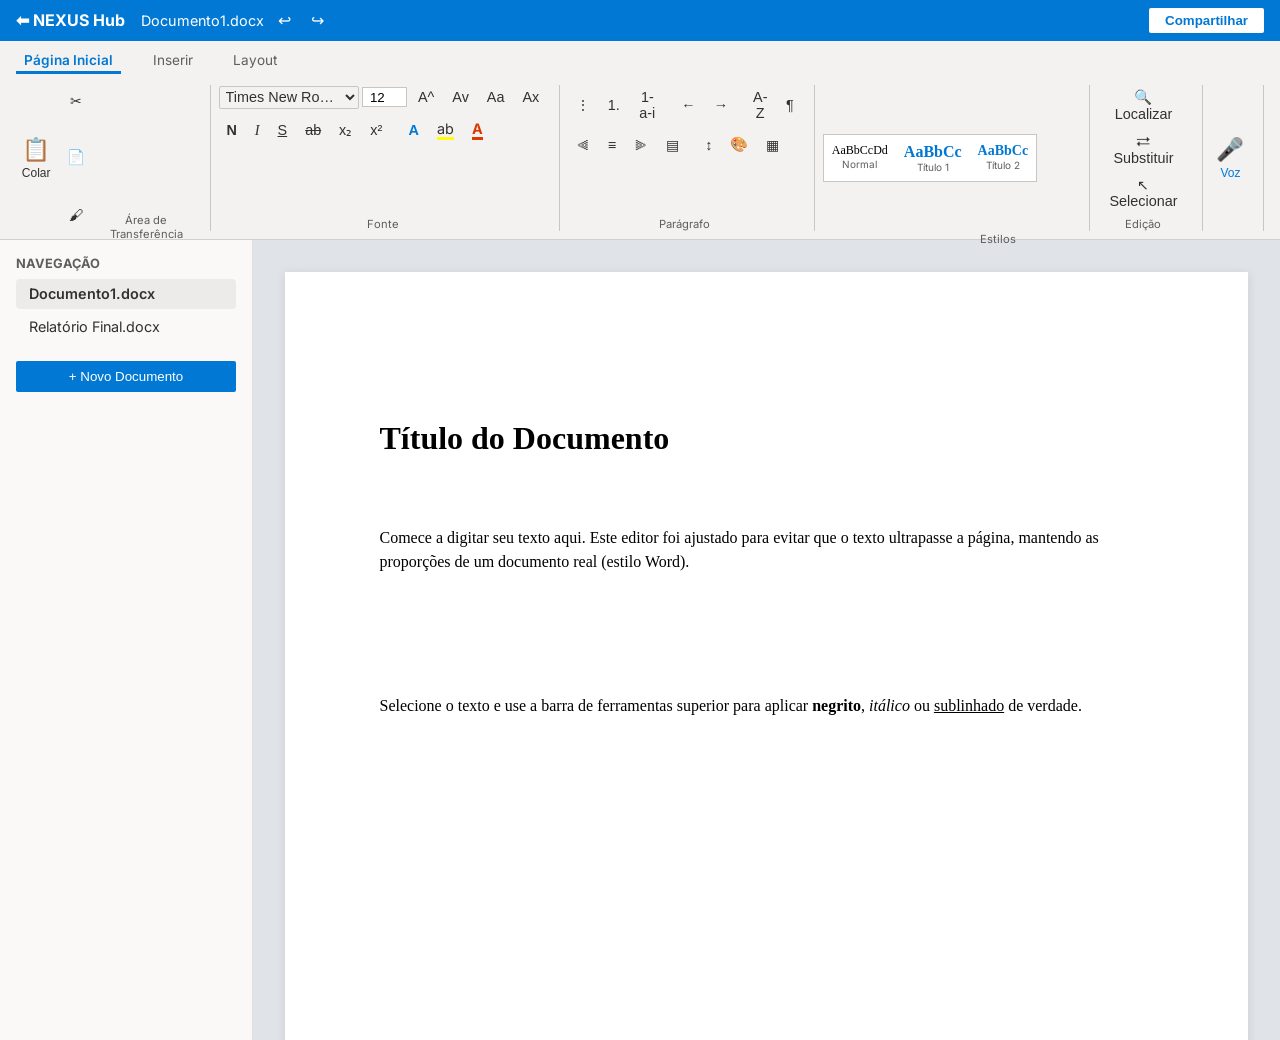
<file: text-workspace.html>
<!DOCTYPE html>
<html lang="pt-br">
<head>
    <meta charset="UTF-8">
    <meta name="viewport" content="width=device-width, initial-scale=1.0">
    <title>Documentos | Nexus Workspace</title>
    <link href="https://fonts.googleapis.com/css2?family=Inter:wght@400;500;600&display=swap" rel="stylesheet">
    <style>
        body { background: #e0e4e8; color: #000; font-family: 'Inter', sans-serif; overflow: hidden; margin: 0; }
        
        /* Word-style Ribbon Toolbar */
        .ribbon {
            background: #f3f2f1; border-bottom: 1px solid #d2d0ce; padding: 0.2rem 1rem 0.5rem 1rem;
            display: flex; flex-direction: column; gap: 0.2rem; font-family: 'Segoe UI', 'Inter', sans-serif;
        }
        .ribbon-tabs { display: flex; gap: 1.5rem; font-size: 0.85rem; color: #605e5c; padding-bottom: 0; padding-top: 0.3rem;}
        .ribbon-tabs span { cursor: pointer; padding: 0.2rem 0.5rem; }
        .ribbon-tabs span.active { border-bottom: 3px solid #0078d4; color: #0078d4; font-weight: 600; }
        
        .toolbar-tools { display: flex; gap: 0.5rem; align-items: stretch; padding-top: 0.5rem; }
        .tool-group { display: flex; flex-direction: column; gap: 0.2rem; align-items: flex-start; justify-content: center; border-right: 1px solid #c8c6c4; padding-right: 0.8rem; }
        .tool-row { display: flex; gap: 0.2rem; align-items: center; }
        .tool-btn {
            background: transparent; border: 1px solid transparent; padding: 0.2rem 0.4rem;
            cursor: pointer; border-radius: 2px; color: #323130; font-size: 0.9rem; display: flex; align-items: center; justify-content: center;
        }
        .tool-btn:hover { background: #e1dfdd; }
        .tool-btn.active { background: #c8c6c4; }
        .tool-group-label { font-size: 0.7rem; color: #605e5c; width: 100%; text-align: center; margin-top: auto; }
        
        .big-btn { display: flex; flex-direction: column; align-items: center; font-size: 0.75rem; padding: 0.3rem; }
        .big-btn .icon { font-size: 1.4rem; margin-bottom: 0.2rem; color: #d83b01; }
        
        .main-layout { display: flex; height: calc(100vh - 100px); }
        
        /* Sidebar */
        .sidebar { width: 220px; background: #faf9f8; border-right: 1px solid #e1dfdd; padding: 1rem; overflow-y: auto; }
        .doc-item { padding: 0.4rem 0.8rem; border-radius: 4px; cursor: pointer; color: #323130; font-size: 0.9rem; margin-bottom: 0.2rem; }
        .doc-item:hover, .doc-item.active { background: #edebe9; font-weight: 600; }
        
        /* Editor Area */
        .editor-container { flex: 1; padding: 2rem; overflow-y: auto; display: flex; justify-content: center; background: #e0e4e8; }
        
        .document-page {
            background: white; width: 21cm; min-height: 29.7cm; /* A4 size roughly */
            box-shadow: 0 2px 10px rgba(0,0,0,0.1); padding: 2.5cm; 
            outline: none; word-wrap: break-word; overflow-wrap: break-word;
            white-space: pre-wrap; font-family: 'Times New Roman', serif; font-size: 12pt;
            line-height: 1.5; color: #000;
        }
        
        /* Top Navigation (Nexus) */
        .top-nav { background: #0078d4; padding: 0.5rem 1rem; display: flex; justify-content: space-between; align-items: center; color: white; }
        .top-nav a { color: white; text-decoration: none; font-weight: bold; }
    </style>
</head>
<body>

    <div class="top-nav">
        <div style="display: flex; align-items: center; gap: 1rem;">
            <a href="workspace.html">⬅ NEXUS Hub</a>
            <span style="font-size: 0.9rem; display: flex; align-items: center; gap: 0.5rem;">
                Documento1.docx
                <button onclick="docUndo()" style="background:transparent;border:none;color:white;cursor:pointer;font-size:1rem;" title="Desfazer (Ctrl+Z)">↩</button>
                <button onclick="docRedo()" style="background:transparent;border:none;color:white;cursor:pointer;font-size:1rem;" title="Refazer (Ctrl+Y)">↪</button>
            </span>
        </div>
        <button style="background: white; color: #0078d4; border: none; padding: 0.3rem 1rem; border-radius: 2px; font-weight: bold; cursor: pointer;">Compartilhar</button>
    </div>

    <div class="ribbon">
        <div class="ribbon-tabs">
            <span class="active">Página Inicial</span>
            <span>Inserir</span>
            <span>Layout</span>
        </div>
        <div class="toolbar-tools">
            <!-- Área de Transferência -->
            <div class="tool-group" style="flex-direction: row; align-items: stretch;">
                <button class="tool-btn big-btn" onclick="document.execCommand('paste')" title="Colar"><span class="icon">📋</span>Colar</button>
                <div style="display:flex;flex-direction:column;justify-content:space-between;padding:0.2rem 0;">
                    <button class="tool-btn" onclick="document.execCommand('cut')" title="Recortar">✂</button>
                    <button class="tool-btn" onclick="document.execCommand('copy')" title="Copiar">📄</button>
                    <button class="tool-btn" title="Pincel de Formatação">🖌</button>
                </div>
                <div class="tool-group-label" style="position:relative;top:10px;">Área de Transferência</div>
            </div>

            <!-- Fonte -->
            <div class="tool-group">
                <div class="tool-row">
                    <select id="fontSelect" class="tool-btn" style="width: 140px; text-overflow: ellipsis; white-space: nowrap; overflow: hidden; border: 1px solid #c8c6c4; text-align:left; padding: 0.1rem;" onchange="changeDocFont(this.value)">
                        <optgroup label="Sans Serif (Modernas e Sem Serifa)">
                            <option value="Arial">Arial</option>
                            <option value="Helvetica">Helvetica</option>
                            <option value="Inter">Inter</option>
                            <option value="Montserrat">Montserrat</option>
                            <option value="'Open Sans'">Open Sans</option>
                            <option value="Roboto">Roboto</option>
                        </optgroup>
                        <optgroup label="Serif (Clássicas e Com Serifa)">
                            <option value="Georgia">Georgia</option>
                            <option value="'Playfair Display'">Playfair Display</option>
                            <option value="'Times New Roman'" selected>Times New Roman</option>
                        </optgroup>
                        <!-- Adicione outras opções conforme necessário, mantido conciso para o layout -->
                    </select>
                    <input type="number" value="12" style="width:40px; border:1px solid #c8c6c4; text-align:center; padding:0.1rem;" onchange="document.execCommand('fontSize', false, '3')">
                    <button class="tool-btn" title="Aumentar Fonte">A^</button>
                    <button class="tool-btn" title="Diminuir Fonte">Av</button>
                    <button class="tool-btn" title="Maiúsculas e Minúsculas">Aa</button>
                    <button class="tool-btn" onclick="document.execCommand('removeFormat')" title="Limpar Formatação">Ax</button>
                </div>
                <div class="tool-row" style="margin-top:0.2rem;">
                    <button class="tool-btn" onclick="document.execCommand('bold')" title="Negrito" style="font-weight:bold;">N</button>
                    <button class="tool-btn" onclick="document.execCommand('italic')" title="Itálico" style="font-style:italic;font-family:serif;">I</button>
                    <button class="tool-btn" onclick="document.execCommand('underline')" title="Sublinhado" style="text-decoration:underline;">S</button>
                    <button class="tool-btn" onclick="document.execCommand('strikeThrough')" title="Tachado" style="text-decoration:line-through;">ab</button>
                    <button class="tool-btn" onclick="document.execCommand('subscript')" title="Subscrito">x₂</button>
                    <button class="tool-btn" onclick="document.execCommand('superscript')" title="Sobrescrito">x²</button>
                    <span style="width:5px;"></span>
                    <button class="tool-btn" title="Efeitos de Texto"><span style="color:#0078d4;font-weight:bold;">A</span></button>
                    <label class="tool-btn" title="Cor de Realce"><span style="border-bottom:3px solid yellow;">ab</span><input type="color" onchange="document.execCommand('hiliteColor', false, this.value)" style="opacity:0;position:absolute;width:1px;"></label>
                    <label class="tool-btn" title="Cor da Fonte"><span style="color:#d83b01;font-weight:bold;border-bottom:3px solid #d83b01;">A</span><input type="color" onchange="document.execCommand('foreColor', false, this.value)" style="opacity:0;position:absolute;width:1px;"></label>
                </div>
                <div class="tool-group-label">Fonte</div>
            </div>

            <!-- Parágrafo -->
            <div class="tool-group">
                <div class="tool-row">
                    <button class="tool-btn" onclick="document.execCommand('insertUnorderedList')" title="Marcadores">⋮</button>
                    <button class="tool-btn" onclick="document.execCommand('insertOrderedList')" title="Numeração">1.</button>
                    <button class="tool-btn" title="Lista de Vários Níveis">1-a-i</button>
                    <span style="width:5px;"></span>
                    <button class="tool-btn" onclick="document.execCommand('outdent')" title="Diminuir Recuo">←</button>
                    <button class="tool-btn" onclick="document.execCommand('indent')" title="Aumentar Recuo">→</button>
                    <span style="width:5px;"></span>
                    <button class="tool-btn" title="Classificar">A-Z</button>
                    <button class="tool-btn" title="Mostrar Tudo">¶</button>
                </div>
                <div class="tool-row" style="margin-top:0.2rem;">
                    <button class="tool-btn" onclick="document.execCommand('justifyLeft')" title="Alinhar à Esquerda">⫷</button>
                    <button class="tool-btn" onclick="document.execCommand('justifyCenter')" title="Centralizar">≡</button>
                    <button class="tool-btn" onclick="document.execCommand('justifyRight')" title="Alinhar à Direita">⫸</button>
                    <button class="tool-btn" onclick="document.execCommand('justifyFull')" title="Justificar">▤</button>
                    <span style="width:5px;"></span>
                    <button class="tool-btn" title="Espaçamento">↕</button>
                    <button class="tool-btn" title="Sombreamento">🎨</button>
                    <button class="tool-btn" title="Bordas">▦</button>
                </div>
                <div class="tool-group-label">Parágrafo</div>
            </div>

            <!-- Estilos -->
            <div class="tool-group" style="flex-direction:row; align-items:center;">
                <div style="border:1px solid #c8c6c4; padding:0.5rem; background:white; display:flex; gap:1rem; cursor:pointer;">
                    <div style="text-align:center;">
                        <div style="font-family:'Times New Roman'; font-size:12px;">AaBbCcDd</div>
                        <div style="font-size:10px; color:#605e5c;">Normal</div>
                    </div>
                    <div style="text-align:center;">
                        <div style="font-family:'Times New Roman'; font-size:16px; font-weight:bold; color:#0078d4;">AaBbCc</div>
                        <div style="font-size:10px; color:#605e5c;">Título 1</div>
                    </div>
                    <div style="text-align:center;">
                        <div style="font-family:'Times New Roman'; font-size:14px; font-weight:bold; color:#0078d4;">AaBbCc</div>
                        <div style="font-size:10px; color:#605e5c;">Título 2</div>
                    </div>
                </div>
                <div class="tool-group-label" style="position:relative;top:15px;left:-60px;">Estilos</div>
            </div>

            <!-- Edição -->
            <div class="tool-group">
                <div class="tool-row"><button class="tool-btn">🔍 Localizar</button></div>
                <div class="tool-row"><button class="tool-btn">⮂ Substituir</button></div>
                <div class="tool-row"><button class="tool-btn">↖ Selecionar</button></div>
                <div class="tool-group-label">Edição</div>
            </div>
            
            <div class="tool-group">
                <button class="tool-btn big-btn" style="color:#0078d4;"><span class="icon">🎤</span>Voz</button>
            </div>
        </div>
    </div>

    <div class="main-layout">
        <div class="sidebar">
            <div style="font-size: 0.8rem; font-weight: bold; color: #605e5c; margin-bottom: 0.5rem; text-transform: uppercase;">Navegação</div>
            <div class="doc-item active">Documento1.docx</div>
            <div class="doc-item">Relatório Final.docx</div>
            <button style="width: 100%; padding: 0.5rem; margin-top: 1rem; background: #0078d4; color: white; border: none; border-radius: 2px; cursor: pointer;">+ Novo Documento</button>
        </div>
        
        <div class="editor-container">
            <div class="document-page" id="main-editor" contenteditable="true" spellcheck="false">
                <div style="font-size: 24pt; font-weight: bold; margin-bottom: 1rem;">Título do Documento</div>
                <div>Comece a digitar seu texto aqui. Este editor foi ajustado para evitar que o texto ultrapasse a página, mantendo as proporções de um documento real (estilo Word).</div>
                <div><br></div>
                <div>Selecione o texto e use a barra de ferramentas superior para aplicar <b>negrito</b>, <i>itálico</i> ou <u>sublinhado</u> de verdade.</div>
            </div>
        </div>
    </div>

    <script>
        // --- TEXT HISTORY (Undo/Redo) ---
        const editor = document.getElementById('main-editor');
        let docHistory = [];
        let docHistoryIdx = -1;
        let docIsRestoring = false;

        function saveDocState() {
            if (docIsRestoring) return;
            const content = editor.innerHTML;
            if (docHistoryIdx >= 0 && docHistory[docHistoryIdx] === content) return;
            if (docHistoryIdx < docHistory.length - 1) {
                docHistory = docHistory.slice(0, docHistoryIdx + 1);
            }
            docHistory.push(content);
            docHistoryIdx++;
        }

        function docUndo() {
            if (docHistoryIdx > 0) {
                docHistoryIdx--;
                docIsRestoring = true;
                editor.innerHTML = docHistory[docHistoryIdx];
                docIsRestoring = false;
            }
        }

        function docRedo() {
            if (docHistoryIdx < docHistory.length - 1) {
                docHistoryIdx++;
                docIsRestoring = true;
                editor.innerHTML = docHistory[docHistoryIdx];
                docIsRestoring = false;
            }
        }

        editor.addEventListener('input', () => {
            // save state on input (debounced or directly)
            saveDocState();
        });

        // Nota: Removida a interceptação de keydown (Ctrl+Z) para permitir o comportamento 
        // nativo do navegador dentro do editor, o que preserva a seleção e o cursor.
        // Os botões da UI continuam usando docUndo() e docRedo() se necessário.

        // Initialize history
        window.addEventListener('load', () => {
            saveDocState();
        });

        function changeDocFont(fontFamily) {
            loadGoogleFont(fontFamily);
            document.execCommand('fontName', false, fontFamily);
            saveDocState();
        }

        function loadGoogleFont(fontFamily) {
            const cleanFont = fontFamily.replace(/['"]/g, '');
            // Verifica se não é uma fonte padrão de sistema comum
            const systemFonts = ['Arial', 'Helvetica', 'Times New Roman', 'Courier New', 'Verdana', 'Georgia', 'Palatino', 'Garamond', 'Bookman', 'Tahoma', 'Trebuchet MS', 'Arial Black', 'Impact', 'Consolas', 'Lucida Console', 'Monaco', 'Futura', 'Gill Sans', 'Bodoni', 'Didot', 'Sabon', 'Minion'];
            if (systemFonts.includes(cleanFont)) return;

            const fontId = 'font-' + cleanFont.replace(/\s+/g, '-').toLowerCase();
            if (!document.getElementById(fontId)) {
                const link = document.createElement('link');
                link.id = fontId;
                link.rel = 'stylesheet';
                link.href = `https://fonts.googleapis.com/css2?family=${cleanFont.replace(/\s+/g, '+')}:wght@400;500;600;700&display=swap`;
                document.head.appendChild(link);
            }
        }
        
        // Execute formatting and save state
        const origExec = document.execCommand;
        document.execCommand = function() {
            const res = origExec.apply(document, arguments);
            saveDocState();
            return res;
        }

        // Ctrl+V / Colar imagem da área de transferência no documento
        editor.addEventListener('paste', (e) => {
            const items = (e.clipboardData || e.originalEvent.clipboardData).items;
            for (const item of items) {
                if (item.type.startsWith('image/')) {
                    e.preventDefault();
                    const blob = item.getAsFile();
                    const reader = new FileReader();
                    reader.onload = (ev) => {
                        const img = document.createElement('img');
                        img.src = ev.target.result;
                        img.style.maxWidth = '100%';
                        img.style.height = 'auto';
                        img.style.display = 'block';
                        img.style.margin = '0.5rem 0';
                        img.style.borderRadius = '4px';
                        // Insere na posição do cursor
                        const sel = window.getSelection();
                        if (sel.rangeCount > 0) {
                            const range = sel.getRangeAt(0);
                            range.deleteContents();
                            range.insertNode(img);
                            // Move o cursor para depois da imagem
                            range.setStartAfter(img);
                            range.collapse(true);
                            sel.removeAllRanges();
                            sel.addRange(range);
                        } else {
                            editor.appendChild(img);
                        }
                        saveDocState();
                    };
                    reader.readAsDataURL(blob);
                    break;
                }
            }
        });
    </script>
</body>
</html>
</file>
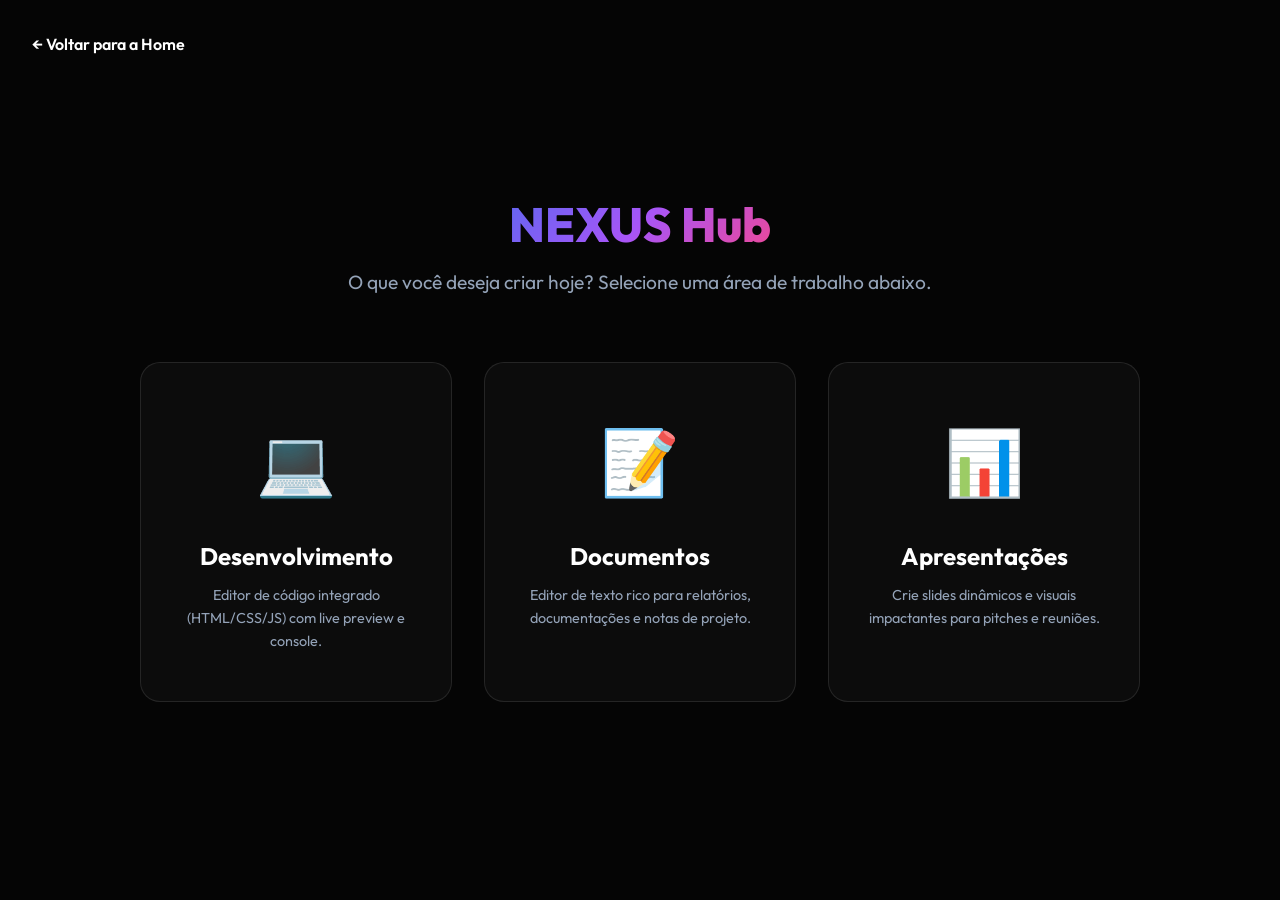
<file: workspace.html>
<!DOCTYPE html>
<html lang="pt-br">
<head>
    <meta charset="UTF-8">
    <meta name="viewport" content="width=device-width, initial-scale=1.0">
    <title>NEXUS Hub | Escolha sua Área de Trabalho</title>
    <!-- Google Fonts -->
    <link rel="preconnect" href="https://fonts.googleapis.com">
    <link rel="preconnect" href="https://fonts.gstatic.com" crossorigin>
    <link href="https://fonts.googleapis.com/css2?family=Outfit:wght@300;400;600;800&display=swap" rel="stylesheet">
    <!-- CSS -->
    <link rel="stylesheet" href="style.css">
    <style>
        .hub-container {
            min-height: 100vh;
            display: flex;
            flex-direction: column;
            align-items: center;
            justify-content: center;
            padding: 2rem;
            background: var(--bg-color);
        }
        .hub-title {
            font-size: 3rem;
            margin-bottom: 1rem;
            text-align: center;
        }
        .hub-subtitle {
            color: #94a3b8;
            margin-bottom: 4rem;
            text-align: center;
            font-size: 1.2rem;
        }
        .workspace-grid {
            display: grid;
            grid-template-columns: repeat(auto-fit, minmax(280px, 1fr));
            gap: 2rem;
            width: 100%;
            max-width: 1000px;
        }
        .ws-card {
            background: var(--glass-bg);
            border: 1px solid var(--glass-border);
            border-radius: 20px;
            padding: 3rem 2rem;
            text-align: center;
            transition: var(--transition);
            cursor: pointer;
            text-decoration: none;
            color: white;
            display: flex;
            flex-direction: column;
            align-items: center;
        }
        .ws-card:hover {
            transform: translateY(-10px);
            background: rgba(255,255,255,0.05);
            border-color: var(--accent);
            box-shadow: 0 10px 30px rgba(99, 102, 241, 0.1);
        }
        .ws-icon {
            font-size: 4rem;
            margin-bottom: 1.5rem;
        }
        .ws-card h3 {
            font-size: 1.5rem;
            margin-bottom: 0.5rem;
        }
        .ws-card p {
            font-size: 0.9rem;
            color: #94a3b8;
        }
        
        .back-btn {
            position: absolute;
            top: 2rem;
            left: 2rem;
            color: white;
            text-decoration: none;
            display: flex;
            align-items: center;
            gap: 0.5rem;
            font-weight: 600;
        }
        .back-btn:hover {
            color: var(--accent);
        }
    </style>
</head>
<body>
    
    <a href="index.html" class="back-btn">← Voltar para a Home</a>

    <div class="hub-container">
        <h1 class="hub-title gradient-text">NEXUS Hub</h1>
        <p class="hub-subtitle">O que você deseja criar hoje? Selecione uma área de trabalho abaixo.</p>

        <div class="workspace-grid">
            <a href="code-workspace.html" class="ws-card">
                <div class="ws-icon">💻</div>
                <h3>Desenvolvimento</h3>
                <p>Editor de código integrado (HTML/CSS/JS) com live preview e console.</p>
            </a>
            
            <a href="text-workspace.html" class="ws-card">
                <div class="ws-icon">📝</div>
                <h3>Documentos</h3>
                <p>Editor de texto rico para relatórios, documentações e notas de projeto.</p>
            </a>
            
            <a href="slide-workspace.html" class="ws-card">
                <div class="ws-icon">📊</div>
                <h3>Apresentações</h3>
                <p>Crie slides dinâmicos e visuais impactantes para pitches e reuniões.</p>
            </a>
        </div>
    </div>

</body>
</html>
</file>
<file: style.css>
:root {
    --bg-color: #050505;
    --text-color: #ffffff;
    --primary-gradient: linear-gradient(135deg, #6366f1 0%, #a855f7 50%, #ec4899 100%);
    --secondary-bg: #0f172a;
    --glass-bg: rgba(255, 255, 255, 0.03);
    --glass-border: rgba(255, 255, 255, 0.1);
    --accent: #6366f1;
    --font-main: 'Outfit', sans-serif;
    --transition: all 0.4s cubic-bezier(0.4, 0, 0.2, 1);
}

* {
    margin: 0;
    padding: 0;
    box-sizing: border-box;
}

body {
    background-color: var(--bg-color);
    color: var(--text-color);
    font-family: var(--font-main);
    line-height: 1.6;
    overflow-x: hidden;
}

.container {
    max-width: 1200px;
    margin: 0 auto;
    padding: 0 2rem;
}

/* Typography */
.gradient-text {
    background: var(--primary-gradient);
    -webkit-background-clip: text;
    -webkit-text-fill-color: transparent;
    background-clip: text;
    font-weight: 800;
}

h1 {
    font-size: clamp(2.5rem, 8vw, 4.5rem);
    line-height: 1.1;
    margin-bottom: 1.5rem;
}

p {
    font-size: 1.1rem;
    color: #94a3b8;
    max-width: 600px;
}

/* Header & Nav */
header {
    position: fixed;
    top: 0;
    width: 100%;
    z-index: 1000;
    padding: 1.5rem 0;
    backdrop-filter: blur(10px);
    border-bottom: 1px solid var(--glass-border);
}

nav {
    display: flex;
    justify-content: space-between;
    align-items: center;
}

.logo {
    font-size: 1.5rem;
    letter-spacing: 2px;
}

.nav-links {
    display: flex;
    list-style: none;
    gap: 2.5rem;
    align-items: center;
}

.nav-links a {
    text-decoration: none;
    color: #cbd5e1;
    font-weight: 500;
    transition: var(--transition);
}

.nav-links a:hover {
    color: white;
}

/* Buttons */
.btn-primary {
    background: var(--primary-gradient);
    padding: 0.8rem 2rem;
    border-radius: 50px;
    color: white !important;
    text-decoration: none;
    font-weight: 600;
    transition: var(--transition);
    display: inline-block;
    box-shadow: 0 10px 20px rgba(99, 102, 241, 0.2);
}

.btn-primary:hover {
    transform: translateY(-3px);
    box-shadow: 0 15px 30px rgba(99, 102, 241, 0.4);
}

.btn-secondary {
    padding: 0.8rem 2rem;
    border-radius: 50px;
    color: white;
    text-decoration: none;
    border: 1px solid var(--glass-border);
    margin-left: 1rem;
    transition: var(--transition);
}

.btn-secondary:hover {
    background: var(--glass-bg);
}

/* Hero Section */
.hero {
    height: 100vh;
    display: flex;
    align-items: center;
    position: relative;
    padding-top: 80px;
}

.hero-content {
    flex: 1;
    z-index: 2;
}

.hero-visual {
    position: absolute;
    right: 5%;
    width: 40%;
    height: 60%;
    display: flex;
    justify-content: center;
    align-items: center;
}

/* Glassmorphism */
.glass-card {
    background: var(--glass-bg);
    backdrop-filter: blur(12px);
    border: 1px solid var(--glass-border);
    border-radius: 24px;
    padding: 2rem;
    transition: var(--transition);
}

.main-card {
    width: 400px;
    height: 300px;
    position: relative;
    z-index: 5;
    animation: float 6s ease-in-out infinite;
}

.floating-img {
    position: absolute;
    width: 120%;
    height: auto;
    border-radius: 30px;
    filter: brightness(0.8) contrast(1.2);
    z-index: 0;
    opacity: 0.6;
    animation: float 8s ease-in-out infinite reverse;
}

.card-header {
    display: flex;
    gap: 8px;
    margin-bottom: 2rem;
}

.dot {
    width: 12px;
    height: 12px;
    border-radius: 50%;
}

.red { background: #ff5f56; }
.yellow { background: #ffbd2e; }
.green { background: #27c93f; }

.skeleton-line {
    background: rgba(255,255,255,0.1);
    height: 10px;
    border-radius: 5px;
    margin-bottom: 1rem;
}

.long { width: 80%; }
.medium { width: 60%; }
.short { width: 40%; }

/* Floating Elements */
.floating-element {
    position: absolute;
    border-radius: 50%;
    filter: blur(60px);
    z-index: 1;
}

.circle-1 {
    width: 300px;
    height: 300px;
    background: rgba(99, 102, 241, 0.3);
    top: -50px;
    right: -50px;
}

.circle-2 {
    width: 250px;
    height: 250px;
    background: rgba(236, 72, 153, 0.2);
    bottom: -50px;
    left: -50px;
}

/* Services */
.services {
    padding: 100px 0;
}

.section-title {
    text-align: center;
    font-size: 3rem;
    margin-bottom: 4rem;
}

.services-grid {
    display: grid;
    grid-template-columns: repeat(auto-fit, minmax(300px, 1fr));
    gap: 2rem;
}

.service-card {
    text-align: center;
}

.service-card:hover {
    transform: translateY(-10px);
    background: rgba(255,255,255,0.06);
    border-color: rgba(255,255,255,0.2);
}

.icon {
    font-size: 3rem;
    margin-bottom: 1.5rem;
}

.service-card h3 {
    margin-bottom: 1rem;
    font-size: 1.5rem;
}

/* Animations */
@keyframes float {
    0%, 100% { transform: translateY(0); }
    50% { transform: translateY(-20px); }
}

.fade-up {
    opacity: 0;
    transform: translateY(30px);
    transition: all 0.8s ease-out;
}

.fade-up.active {
    opacity: 1;
    transform: translateY(0);
}

.delay-1 { transition-delay: 0.2s; }
.delay-2 { transition-delay: 0.4s; }

/* Blob Cursor */
.cursor-blob {
    position: fixed;
    width: 400px;
    height: 400px;
    background: radial-gradient(circle, rgba(99, 102, 241, 0.15) 0%, transparent 70%);
    border-radius: 50%;
    pointer-events: none;
    z-index: -1;
    transform: translate(-50%, -50%);
    transition: width 0.3s, height 0.3s;
}

/* Responsive */
@media (max-width: 992px) {
    .hero {
        flex-direction: column;
        text-align: center;
        justify-content: center;
    }
    .hero-visual {
        position: relative;
        right: 0;
        width: 100%;
        margin-top: 4rem;
    }
    .hero-content p {
        margin: 0 auto 2rem;
    }
    .nav-links {
        display: none;
    }
}

footer {
    padding: 80px 0 40px;
    border-top: 1px solid var(--glass-border);
}

.footer-content {
    display: flex;
    justify-content: space-between;
    margin-bottom: 40px;
}

.footer-info h2 { font-size: 2rem; margin-bottom: 1rem; }

.footer-links h3 { margin-bottom: 1.5rem; }
.footer-links ul { list-style: none; }
.footer-links a { color: #94a3b8; text-decoration: none; transition: var(--transition); }
.footer-links a:hover { color: white; }

.footer-bottom {
    text-align: center;
    color: #64748b;
    font-size: 0.9rem;
}

/* Portfolio Section */
.portfolio {
    padding: 100px 0;
    background: var(--secondary-bg);
}

.portfolio-grid {
    display: grid;
    grid-template-columns: repeat(auto-fit, minmax(350px, 1fr));
    gap: 2rem;
}

.portfolio-card {
    padding: 0;
    overflow: hidden;
    display: flex;
    flex-direction: column;
}

.portfolio-img-placeholder {
    height: 200px;
    background: linear-gradient(45deg, #1e293b, #334155);
    display: flex;
    align-items: center;
    justify-content: center;
    font-size: 1.5rem;
    color: #94a3b8;
    font-weight: bold;
}

.portfolio-info {
    padding: 2rem;
}

.portfolio-info h3 {
    margin-bottom: 1rem;
}

/* Modal */
.modal {
    display: none;
    position: fixed;
    top: 0; left: 0; right: 0; bottom: 0;
    background: rgba(0,0,0,0.8);
    z-index: 2000;
    align-items: center;
    justify-content: center;
    opacity: 0;
    transition: opacity 0.3s ease;
}

.modal.open {
    display: flex;
    opacity: 1;
}

.modal-content {
    max-width: 600px;
    width: 90%;
    position: relative;
    transform: translateY(50px);
    transition: transform 0.3s ease;
}

.modal.open .modal-content {
    transform: translateY(0);
}

.close-modal {
    position: absolute;
    top: 1rem;
    right: 1.5rem;
    font-size: 2rem;
    cursor: pointer;
    color: #94a3b8;
    transition: color 0.3s;
}

.close-modal:hover {
    color: white;
}

.modal-tech-tags {
    display: flex;
    gap: 0.5rem;
    margin: 1rem 0;
}

.tag {
    background: rgba(99, 102, 241, 0.2);
    color: #a5b4fc;
    padding: 0.2rem 0.8rem;
    border-radius: 20px;
    font-size: 0.8rem;
}

/* Contact Form */
.footer-content {
    align-items: flex-start;
    gap: 4rem;
}

.footer-info {
    flex: 1;
}

.footer-form {
    flex: 1;
    width: 100%;
}

.form-group {
    margin-bottom: 1.5rem;
}

.form-group label {
    display: block;
    margin-bottom: 0.5rem;
    color: #cbd5e1;
}

.form-group input, .form-group textarea {
    width: 100%;
    padding: 0.8rem 1rem;
    background: rgba(255,255,255,0.05);
    border: 1px solid var(--glass-border);
    border-radius: 8px;
    color: white;
    font-family: var(--font-main);
    transition: var(--transition);
}

.form-group input:focus, .form-group textarea:focus {
    outline: none;
    border-color: var(--accent);
    background: rgba(255,255,255,0.1);
}

/* Mobile Menu */
.menu-toggle {
    display: none;
    flex-direction: column;
    gap: 6px;
    cursor: pointer;
    z-index: 1001;
}

.menu-toggle span {
    display: block;
    width: 30px;
    height: 3px;
    background: white;
    transition: var(--transition);
}

.menu-toggle.active span:nth-child(1) {
    transform: rotate(45deg) translate(6px, 6px);
}
.menu-toggle.active span:nth-child(2) {
    opacity: 0;
}
.menu-toggle.active span:nth-child(3) {
    transform: rotate(-45deg) translate(7px, -7px);
}

.mobile-nav-panel {
    position: fixed;
    top: 0;
    right: -100%;
    width: 100%;
    height: 100vh;
    background: rgba(5, 5, 5, 0.95);
    backdrop-filter: blur(15px);
    z-index: 999;
    display: flex;
    align-items: center;
    justify-content: center;
    transition: right 0.5s cubic-bezier(0.4, 0, 0.2, 1);
}

.mobile-nav-panel.open {
    right: 0;
}

.mobile-nav-links {
    list-style: none;
    text-align: center;
}

.mobile-nav-links li {
    margin-bottom: 2rem;
}

.mobile-nav-links a {
    color: white;
    font-size: 2rem;
    text-decoration: none;
    font-weight: 600;
}

@media (max-width: 992px) {
    .menu-toggle {
        display: flex;
    }
    .footer-content {
        flex-direction: column;
    }
}
</file>
